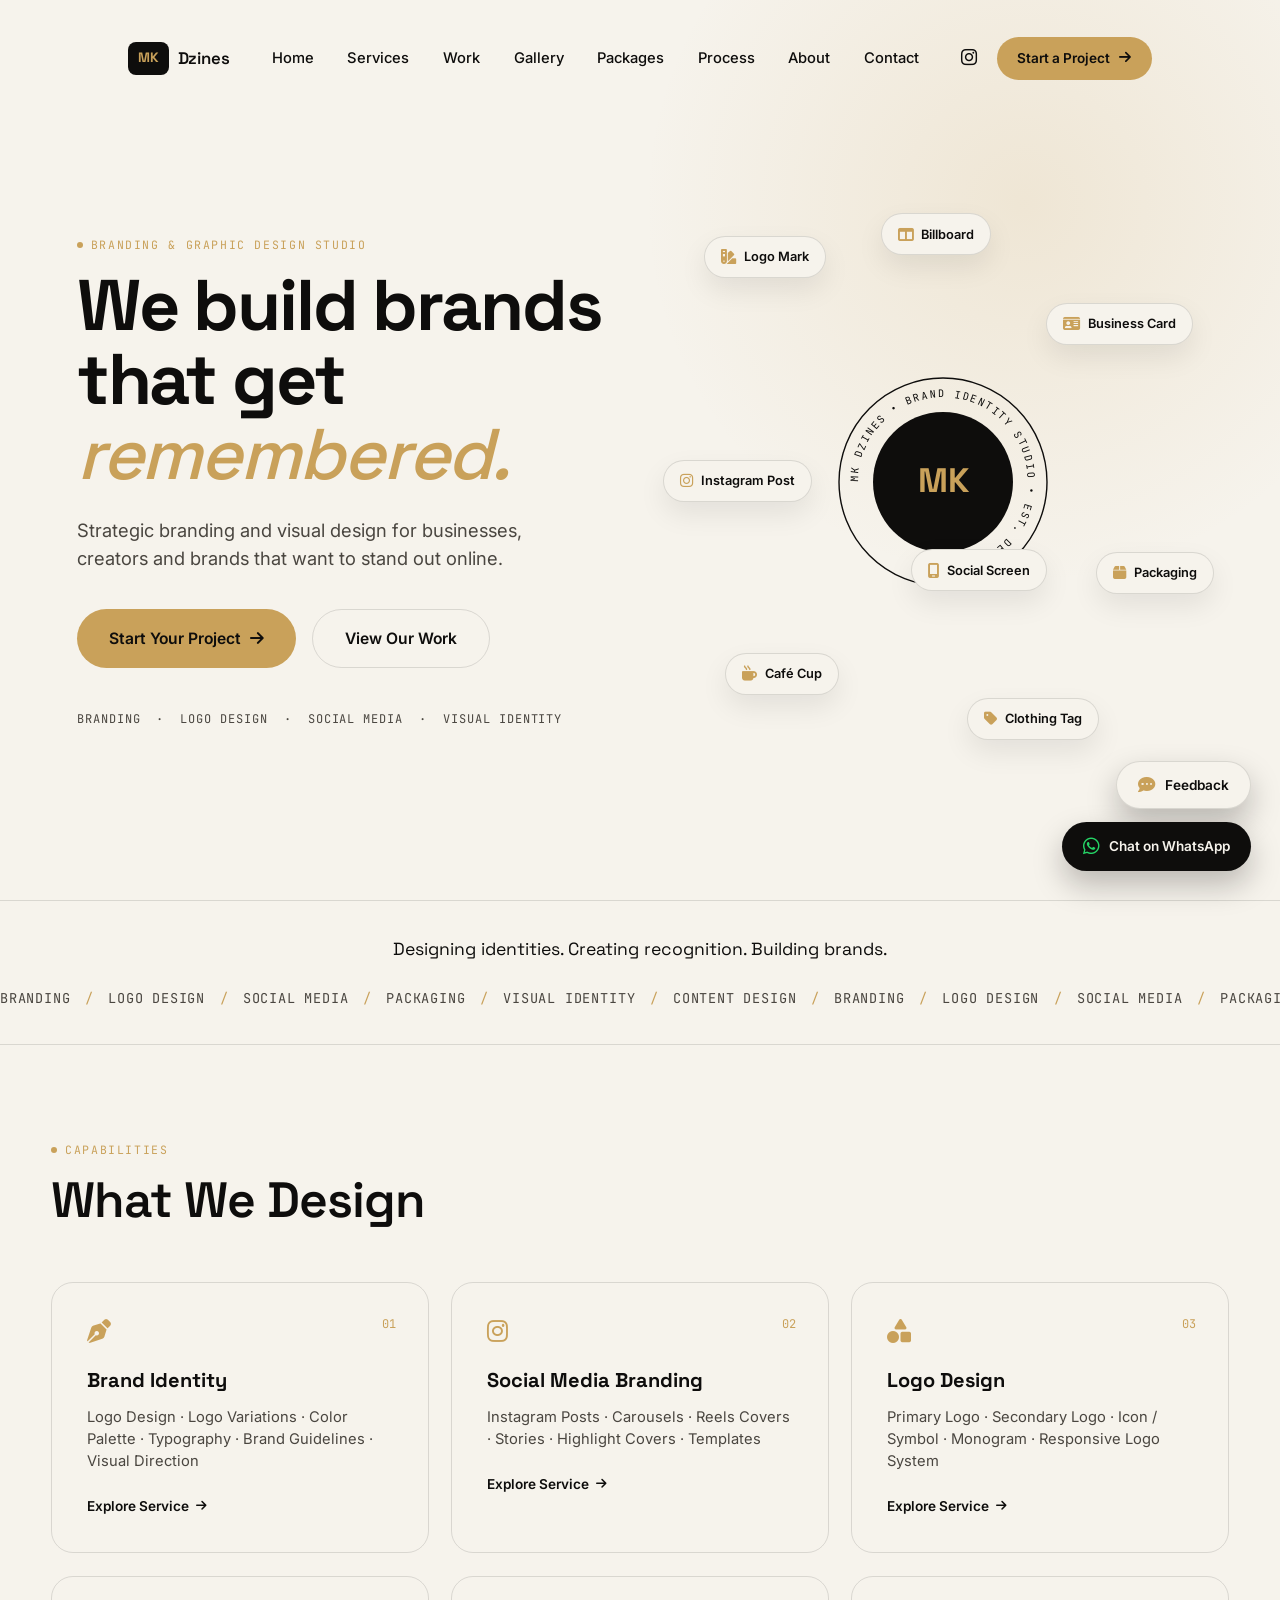
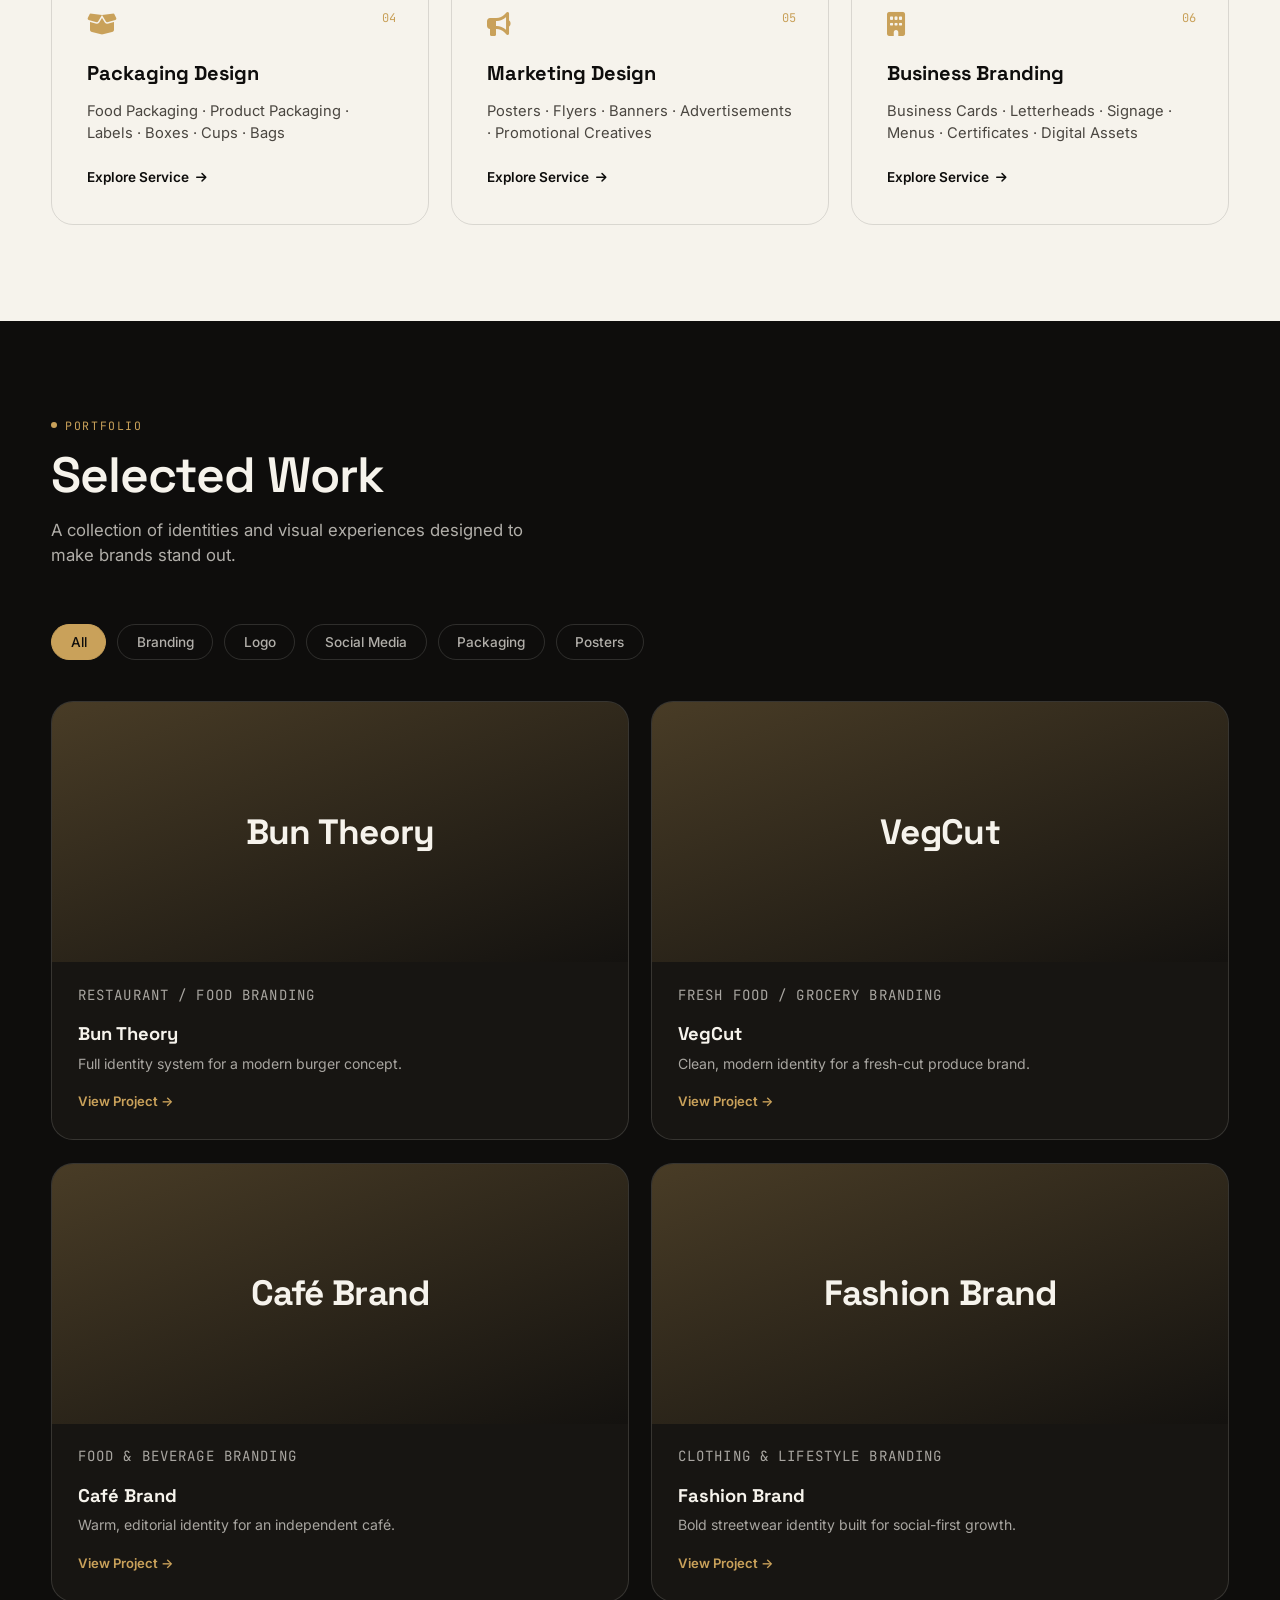
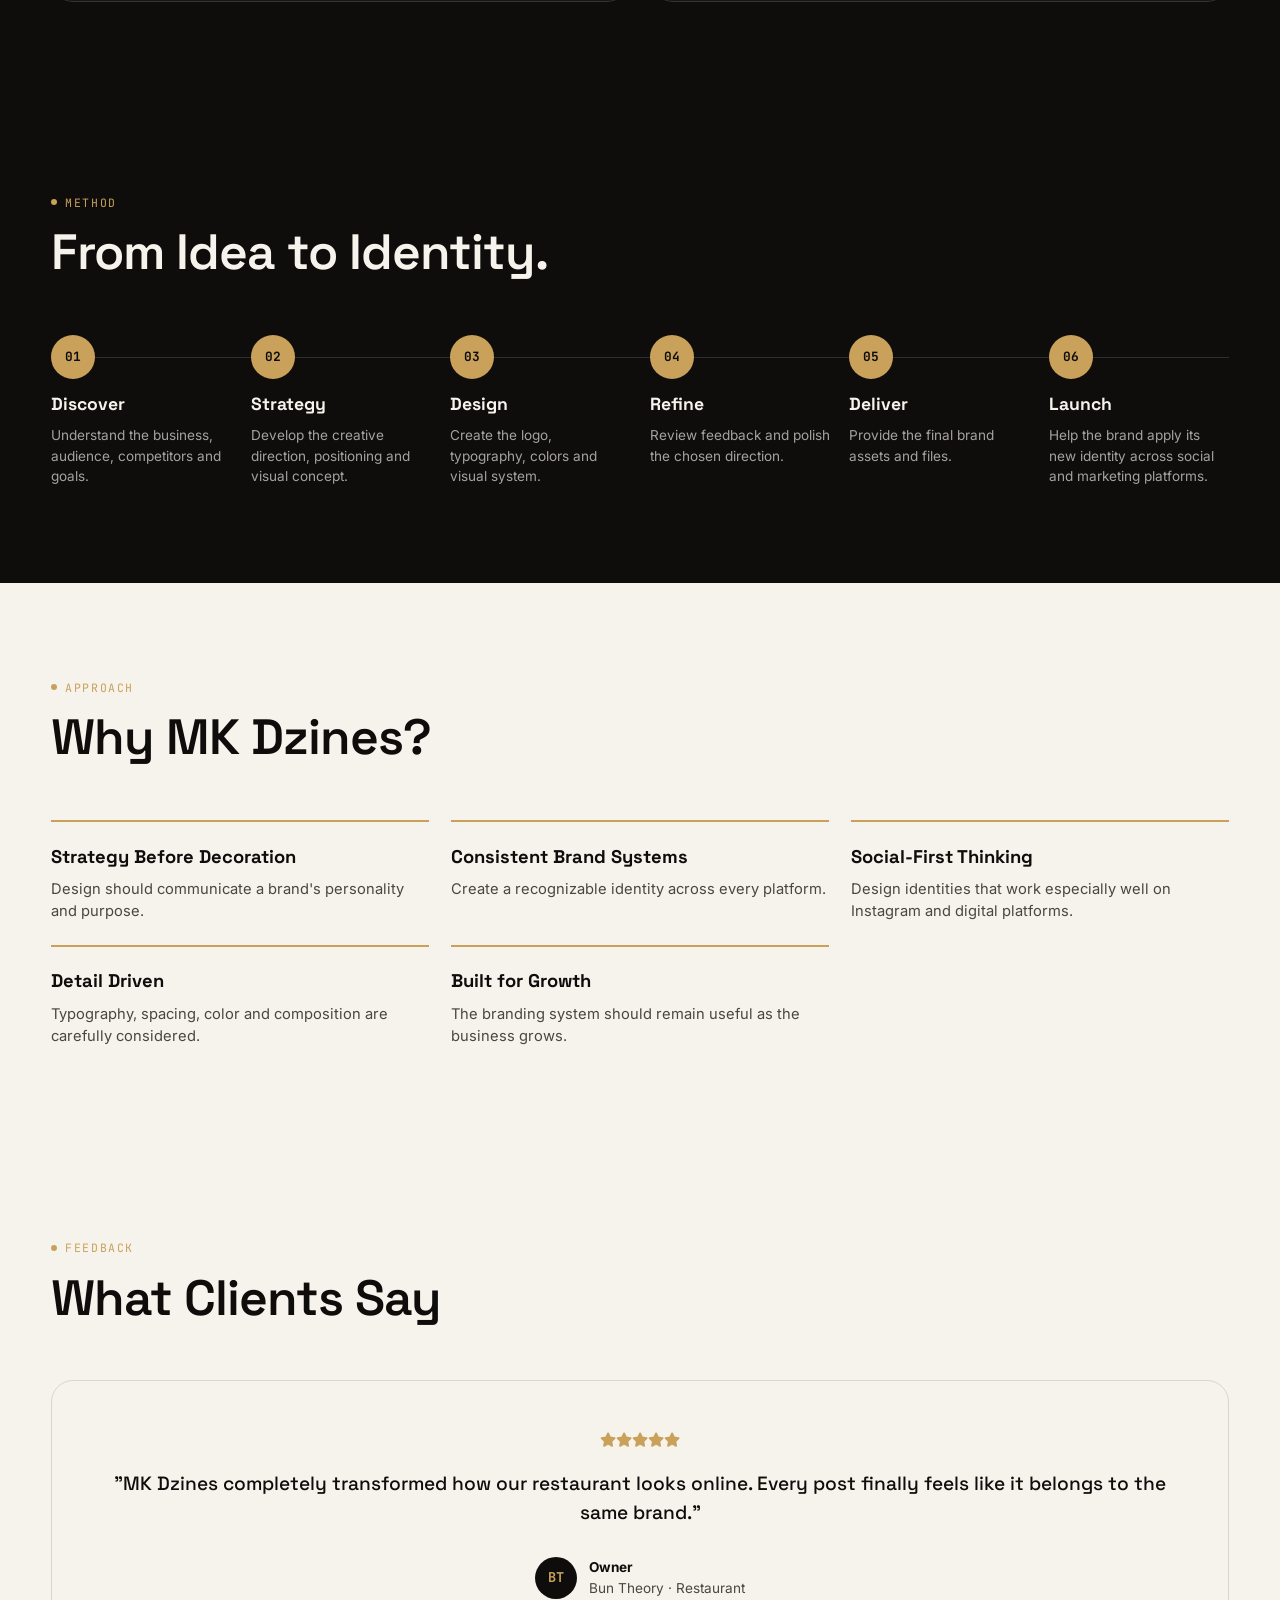
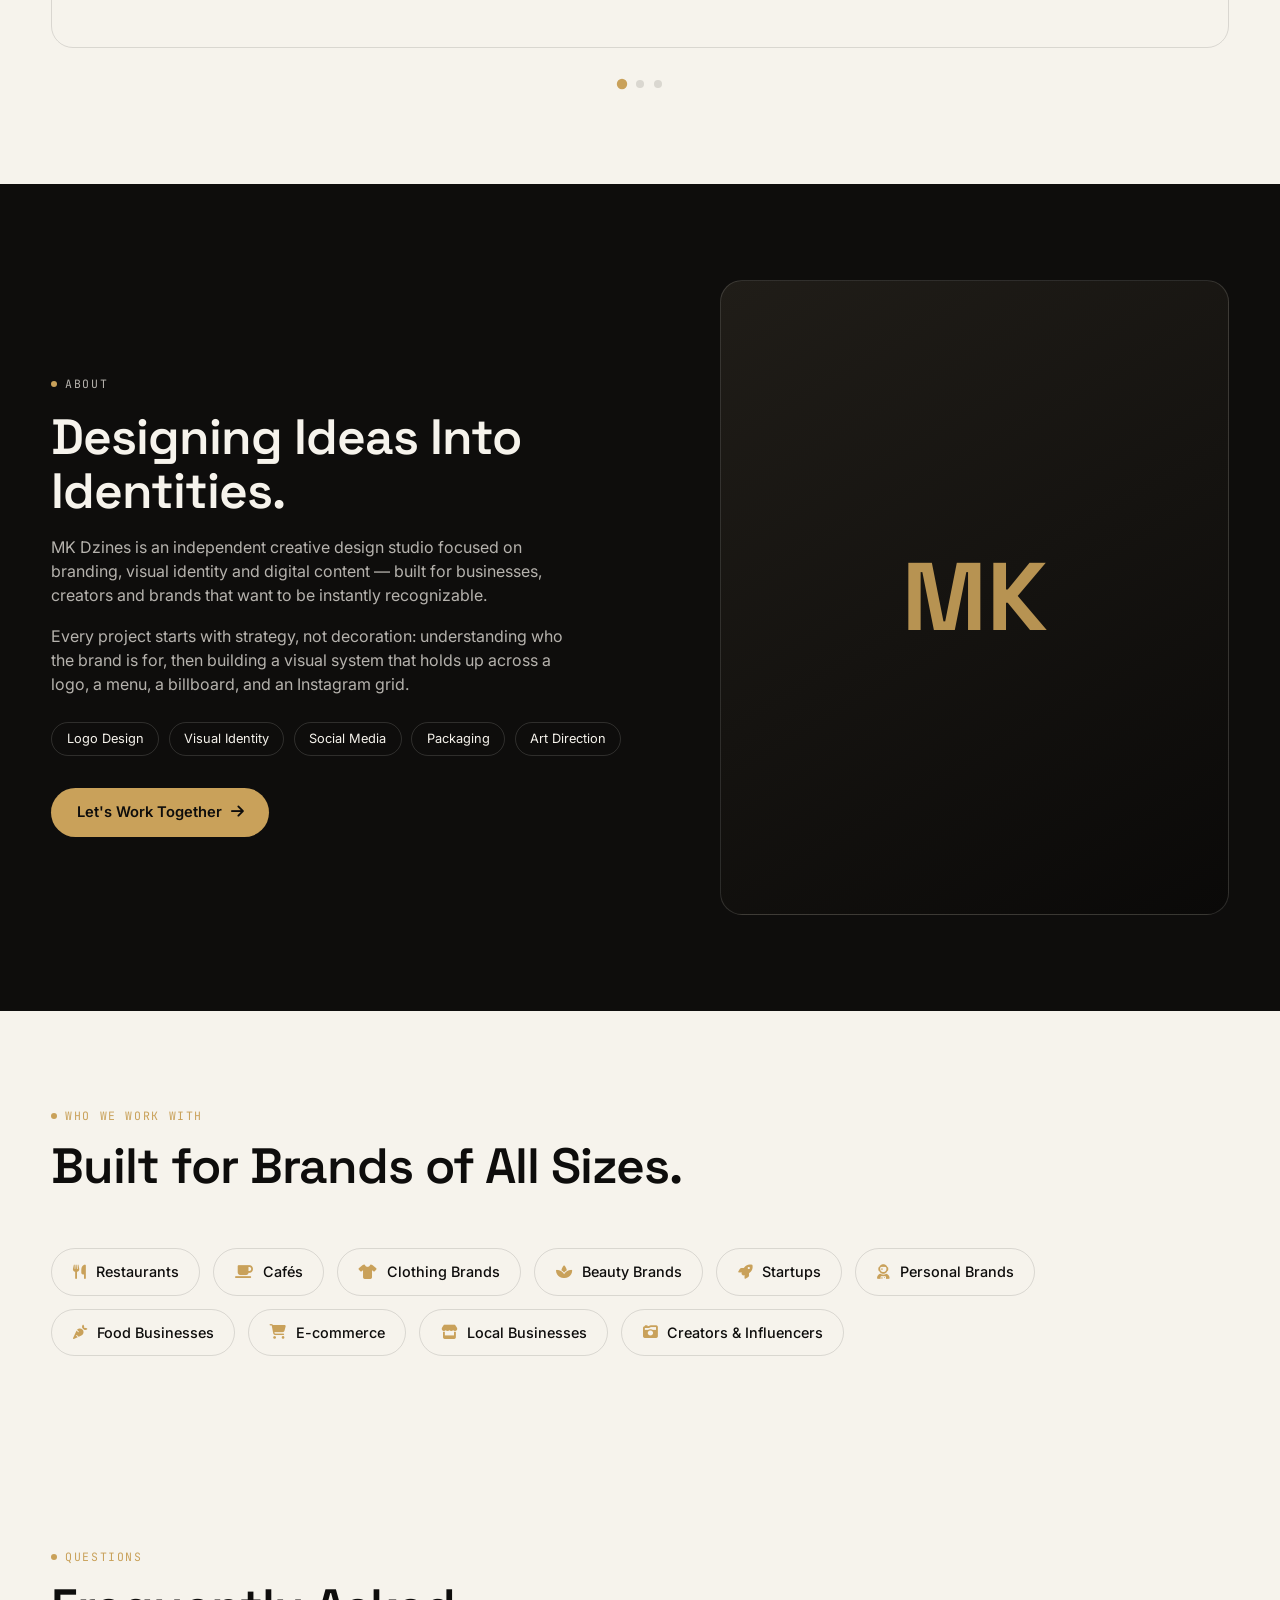
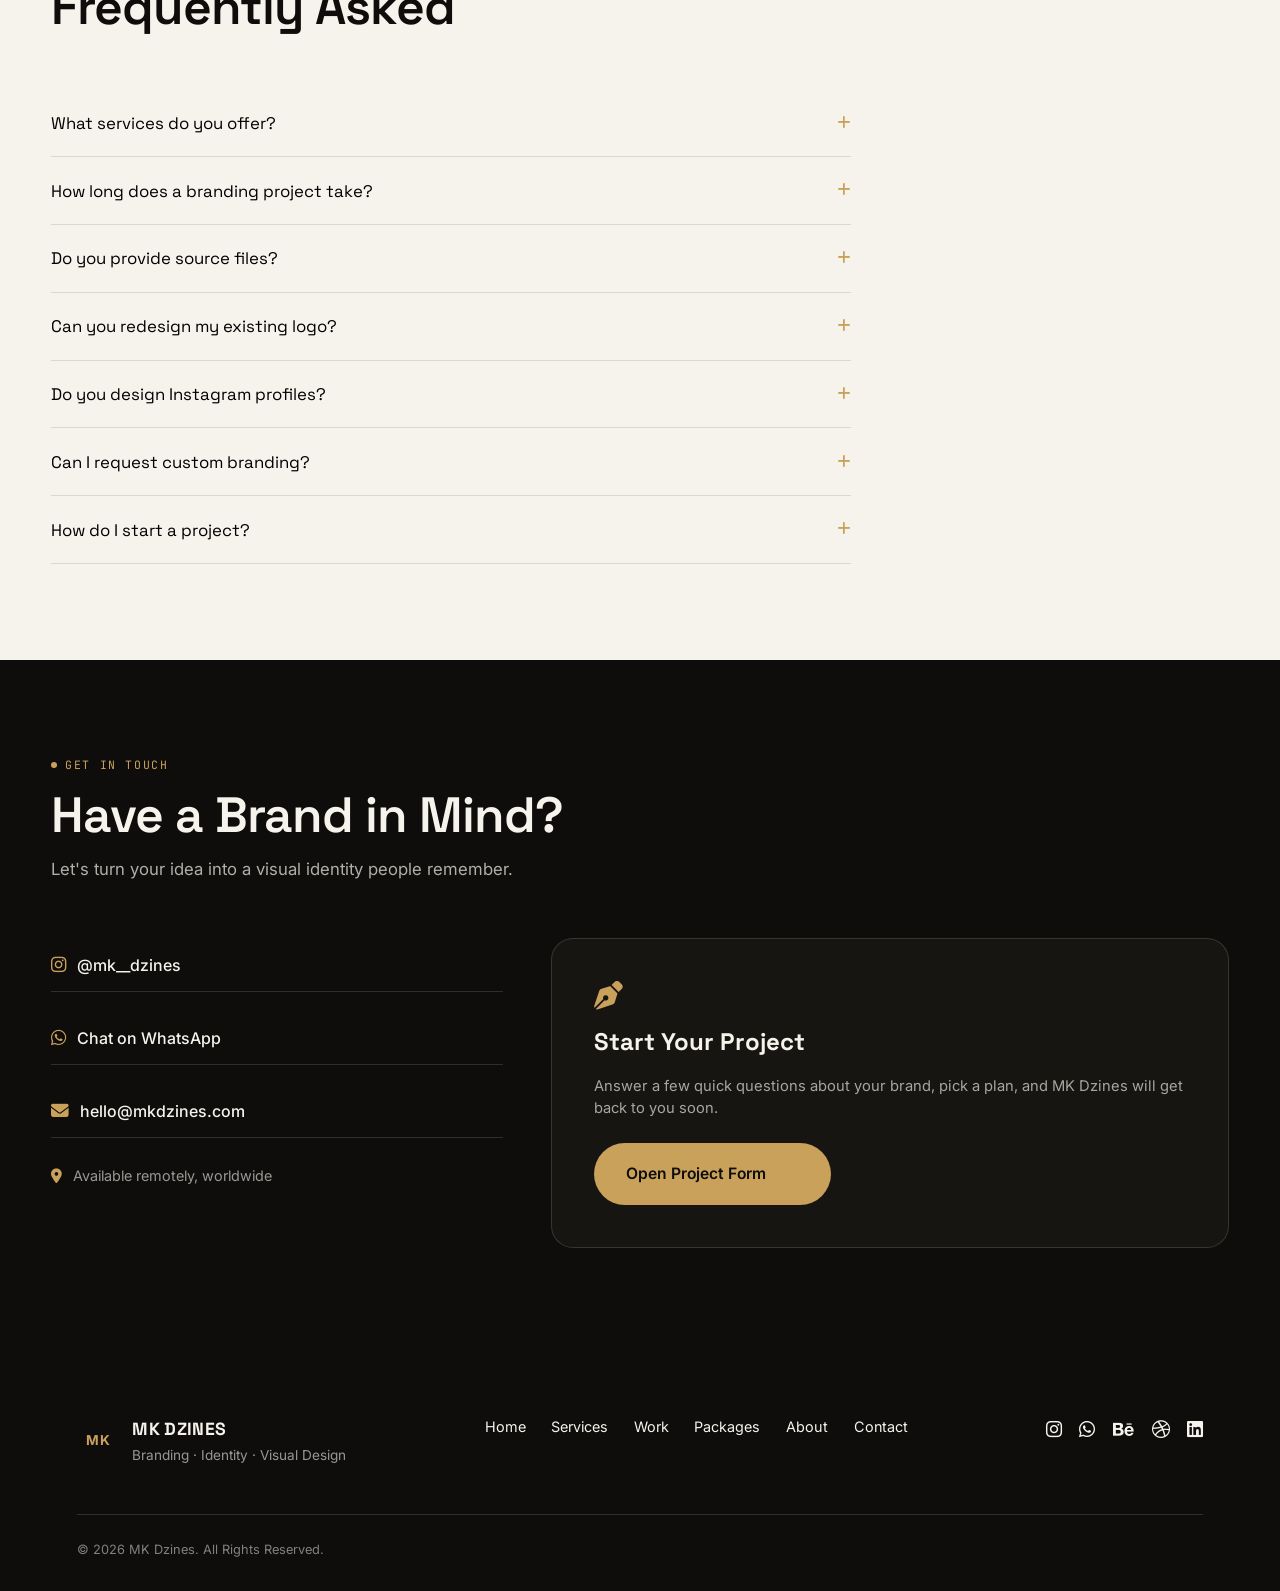
<file: index.html>
<!DOCTYPE html>
<html lang="en">
<head>
<meta charset="UTF-8">
<meta name="viewport" content="width=device-width, initial-scale=1.0">
<title>MK Dzines — Branding & Graphic Design Studio</title>
<meta name="description" content="MK Dzines creates professional brand identities, logo designs, social media branding and visual experiences for modern businesses and creators.">
<meta property="og:title" content="MK Dzines — Branding & Graphic Design Studio">
<meta property="og:description" content="Strategic branding and visual design for businesses, creators and brands that want to stand out online.">
<link rel="preconnect" href="https://fonts.googleapis.com">
<link rel="preconnect" href="https://fonts.gstatic.com" crossorigin>
<link href="https://fonts.googleapis.com/css2?family=Space+Grotesk:wght@400;500;600;700&family=Inter:wght@400;500;600;700&family=JetBrains+Mono:wght@400;500&display=swap" rel="stylesheet">
<link rel="stylesheet" href="https://cdnjs.cloudflare.com/ajax/libs/font-awesome/6.5.1/css/all.min.css">
<link rel="stylesheet" href="style.css">
<link rel="stylesheet" href="responsive.css">
</head>
<body>

<!-- ===== NAV ===== -->
<header class="site-header" id="siteHeader">
  <div class="nav-wrap">
    <a href="#home" class="logo">
      <span class="logo-mark">MK</span>
      <span class="logo-text">Dzines</span>
    </a>

    <nav class="nav-links" id="navLinks">
      <a href="#home">Home</a>
      <a href="#services">Services</a>
      <a href="#work">Work</a>
      <a href="gallery.html">Gallery</a>
      <a href="#packages">Packages</a>
      <a href="#process">Process</a>
      <a href="#about">About</a>
      <a href="#contact">Contact</a>
    </nav>

    <div class="nav-right">
      <a href="https://instagram.com/mk__dzines" target="_blank" rel="noopener" class="ig-icon" aria-label="Instagram">
        <i class="fa-brands fa-instagram"></i>
      </a>
      <a href="#" class="btn btn-gold nav-cta js-open-project">Start a Project <i class="fa-solid fa-arrow-right"></i></a>
      <button class="hamburger" id="hamburger" aria-label="Open menu" aria-expanded="false">
        <span></span><span></span><span></span>
      </button>
    </div>
  </div>
</header>

<!-- ===== MOBILE MENU ===== -->
<div class="mobile-menu" id="mobileMenu">
  <a href="#home">Home</a>
  <a href="#services">Services</a>
  <a href="#work">Work</a>
  <a href="gallery.html">Gallery</a>
  <a href="#packages">Packages</a>
  <a href="#process">Process</a>
  <a href="#about">About</a>
  <a href="#contact">Contact</a>
  <a href="#" class="btn btn-gold js-open-project" style="margin-top:1.5rem;">Start a Project</a>
  <a href="https://instagram.com/mk__dzines" target="_blank" rel="noopener" class="mobile-ig"><i class="fa-brands fa-instagram"></i> @mk__dzines</a>
</div>

<!-- ===== HERO ===== -->
<section class="hero" id="home">
  <div class="hero-inner">
    <p class="eyebrow"><span class="eyebrow-dot"></span>Branding &amp; Graphic Design Studio</p>
    <h1 class="hero-headline">We build brands<br>that get <span class="ital">remembered.</span></h1>
    <p class="hero-sub">Strategic branding and visual design for businesses, creators and brands that want to stand out online.</p>

    <div class="hero-ctas">
      <a href="#" class="btn btn-gold btn-lg js-open-project">Start Your Project <i class="fa-solid fa-arrow-right"></i></a>
      <a href="#work" class="btn btn-ghost btn-lg">View Our Work</a>
    </div>

    <p class="hero-credibility">Branding &nbsp;·&nbsp; Logo Design &nbsp;·&nbsp; Social Media &nbsp;·&nbsp; Visual Identity</p>
  </div>

  <div class="hero-stage" id="heroStage">
    <div class="stamp-wrap">
      <svg class="stamp" viewBox="0 0 220 220" id="stampSvg">
        <defs>
          <path id="stampCircle" d="M 110, 110 m -85, 0 a 85,85 0 1,1 170,0 a 85,85 0 1,1 -170,0"/>
        </defs>
        <circle cx="110" cy="110" r="104" class="stamp-ring-outer"/>
        <circle cx="110" cy="110" r="70" class="stamp-ring-inner"/>
        <text class="stamp-text">
          <textPath href="#stampCircle" startOffset="0%">MK DZINES • BRAND IDENTITY STUDIO • EST. DESIGN •</textPath>
        </text>
        <text x="110" y="120" text-anchor="middle" class="stamp-center">MK</text>
      </svg>
    </div>

    <div class="chip chip-1"><i class="fa-solid fa-swatchbook"></i><span>Logo Mark</span></div>
    <div class="chip chip-2"><i class="fa-solid fa-id-card"></i><span>Business Card</span></div>
    <div class="chip chip-3"><i class="fa-brands fa-instagram"></i><span>Instagram Post</span></div>
    <div class="chip chip-4"><i class="fa-solid fa-box"></i><span>Packaging</span></div>
    <div class="chip chip-5"><i class="fa-solid fa-mug-hot"></i><span>Café Cup</span></div>
    <div class="chip chip-6"><i class="fa-solid fa-tag"></i><span>Clothing Tag</span></div>
    <div class="chip chip-7"><i class="fa-solid fa-table-columns"></i><span>Billboard</span></div>
    <div class="chip chip-8"><i class="fa-solid fa-mobile-screen"></i><span>Social Screen</span></div>
  </div>
</section>

<!-- ===== TRUST STRIP ===== -->
<section class="trust-strip">
  <p class="trust-line">Designing identities. Creating recognition. Building brands.</p>
  <div class="marquee">
    <div class="marquee-track">
      <span>BRANDING</span><span class="dot">/</span><span>LOGO DESIGN</span><span class="dot">/</span><span>SOCIAL MEDIA</span><span class="dot">/</span><span>PACKAGING</span><span class="dot">/</span><span>VISUAL IDENTITY</span><span class="dot">/</span><span>CONTENT DESIGN</span><span class="dot">/</span>
      <span>BRANDING</span><span class="dot">/</span><span>LOGO DESIGN</span><span class="dot">/</span><span>SOCIAL MEDIA</span><span class="dot">/</span><span>PACKAGING</span><span class="dot">/</span><span>VISUAL IDENTITY</span><span class="dot">/</span><span>CONTENT DESIGN</span><span class="dot">/</span>
    </div>
  </div>
</section>

<!-- ===== SERVICES ===== -->
<section class="section" id="services">
  <div class="section-head">
    <p class="eyebrow"><span class="eyebrow-dot"></span>Capabilities</p>
    <h2 class="section-title">What We Design</h2>
  </div>

  <div class="services-grid">
    <div class="service-card">
      <span class="service-num">01</span>
      <i class="fa-solid fa-pen-nib service-icon"></i>
      <h3>Brand Identity</h3>
      <p>Logo Design · Logo Variations · Color Palette · Typography · Brand Guidelines · Visual Direction</p>
      <a href="#" class="service-link js-open-project">Explore Service <i class="fa-solid fa-arrow-right"></i></a>
    </div>
    <div class="service-card">
      <span class="service-num">02</span>
      <i class="fa-brands fa-instagram service-icon"></i>
      <h3>Social Media Branding</h3>
      <p>Instagram Posts · Carousels · Reels Covers · Stories · Highlight Covers · Templates</p>
      <a href="#" class="service-link js-open-project">Explore Service <i class="fa-solid fa-arrow-right"></i></a>
    </div>
    <div class="service-card">
      <span class="service-num">03</span>
      <i class="fa-solid fa-shapes service-icon"></i>
      <h3>Logo Design</h3>
      <p>Primary Logo · Secondary Logo · Icon / Symbol · Monogram · Responsive Logo System</p>
      <a href="#" class="service-link js-open-project">Explore Service <i class="fa-solid fa-arrow-right"></i></a>
    </div>
    <div class="service-card">
      <span class="service-num">04</span>
      <i class="fa-solid fa-box-open service-icon"></i>
      <h3>Packaging Design</h3>
      <p>Food Packaging · Product Packaging · Labels · Boxes · Cups · Bags</p>
      <a href="#" class="service-link js-open-project">Explore Service <i class="fa-solid fa-arrow-right"></i></a>
    </div>
    <div class="service-card">
      <span class="service-num">05</span>
      <i class="fa-solid fa-bullhorn service-icon"></i>
      <h3>Marketing Design</h3>
      <p>Posters · Flyers · Banners · Advertisements · Promotional Creatives</p>
      <a href="#" class="service-link js-open-project">Explore Service <i class="fa-solid fa-arrow-right"></i></a>
    </div>
    <div class="service-card">
      <span class="service-num">06</span>
      <i class="fa-solid fa-building service-icon"></i>
      <h3>Business Branding</h3>
      <p>Business Cards · Letterheads · Signage · Menus · Certificates · Digital Assets</p>
      <a href="#" class="service-link js-open-project">Explore Service <i class="fa-solid fa-arrow-right"></i></a>
    </div>
  </div>
</section>

<!-- ===== PORTFOLIO ===== -->
<section class="section section-dark" id="work">
  <div class="section-head">
    <p class="eyebrow"><span class="eyebrow-dot"></span>Portfolio</p>
    <h2 class="section-title">Selected Work</h2>
    <p class="section-sub">A collection of identities and visual experiences designed to make brands stand out.</p>
  </div>

  <div class="filter-row" id="filterRow">
    <button class="filter-btn active" data-filter="all">All</button>
    <button class="filter-btn" data-filter="branding">Branding</button>
    <button class="filter-btn" data-filter="logo">Logo</button>
    <button class="filter-btn" data-filter="social">Social Media</button>
    <button class="filter-btn" data-filter="packaging">Packaging</button>
    <button class="filter-btn" data-filter="posters">Posters</button>
  </div>

  <div class="portfolio-grid" id="portfolioGrid">
    <!-- injected by JS -->
  </div>
</section>

<script src="package.js"></script>

<!-- ===== PROCESS ===== -->
<section class="section section-dark" id="process">
  <div class="section-head">
    <p class="eyebrow"><span class="eyebrow-dot"></span>Method</p>
    <h2 class="section-title">From Idea to Identity.</h2>
  </div>

  <div class="process-timeline">
    <div class="process-step">
      <span class="process-num">01</span>
      <h3>Discover</h3>
      <p>Understand the business, audience, competitors and goals.</p>
    </div>
    <div class="process-step">
      <span class="process-num">02</span>
      <h3>Strategy</h3>
      <p>Develop the creative direction, positioning and visual concept.</p>
    </div>
    <div class="process-step">
      <span class="process-num">03</span>
      <h3>Design</h3>
      <p>Create the logo, typography, colors and visual system.</p>
    </div>
    <div class="process-step">
      <span class="process-num">04</span>
      <h3>Refine</h3>
      <p>Review feedback and polish the chosen direction.</p>
    </div>
    <div class="process-step">
      <span class="process-num">05</span>
      <h3>Deliver</h3>
      <p>Provide the final brand assets and files.</p>
    </div>
    <div class="process-step">
      <span class="process-num">06</span>
      <h3>Launch</h3>
      <p>Help the brand apply its new identity across social and marketing platforms.</p>
    </div>
  </div>
</section>

<!-- ===== WHY MK DZINES ===== -->
<section class="section" id="why">
  <div class="section-head">
    <p class="eyebrow"><span class="eyebrow-dot"></span>Approach</p>
    <h2 class="section-title">Why MK Dzines?</h2>
  </div>
  <div class="why-grid">
    <div class="why-item">
      <h3>Strategy Before Decoration</h3>
      <p>Design should communicate a brand's personality and purpose.</p>
    </div>
    <div class="why-item">
      <h3>Consistent Brand Systems</h3>
      <p>Create a recognizable identity across every platform.</p>
    </div>
    <div class="why-item">
      <h3>Social-First Thinking</h3>
      <p>Design identities that work especially well on Instagram and digital platforms.</p>
    </div>
    <div class="why-item">
      <h3>Detail Driven</h3>
      <p>Typography, spacing, color and composition are carefully considered.</p>
    </div>
    <div class="why-item">
      <h3>Built for Growth</h3>
      <p>The branding system should remain useful as the business grows.</p>
    </div>
  </div>
</section>

<!-- ===== INSTAGRAM ===== 
<section class="section section-dark" id="instagram">
  <div class="section-head">
    <p class="eyebrow"><span class="eyebrow-dot"></span>@mk__dzines</p>
    <h2 class="section-title">See More on Instagram</h2>
  </div>
  <div class="ig-grid" id="igGrid"></div>
  <div class="ig-cta-wrap">
    <a href="https://instagram.com/mk__dzines" target="_blank" rel="noopener" class="btn btn-gold">Follow on Instagram <i class="fa-brands fa-instagram"></i></a>
  </div>
</section>. -->

<!-- ===== TESTIMONIALS ===== -->
<section class="section" id="testimonials">
  <div class="section-head">
    <p class="eyebrow"><span class="eyebrow-dot"></span>Feedback</p>
    <h2 class="section-title">What Clients Say</h2>
  </div>

  <div class="testimonial-slider" id="testimonialSlider">
    <div class="testimonial-track" id="testimonialTrack">
      <div class="testimonial-card">
        <div class="stars"><i class="fa-solid fa-star"></i><i class="fa-solid fa-star"></i><i class="fa-solid fa-star"></i><i class="fa-solid fa-star"></i><i class="fa-solid fa-star"></i></div>
        <p>"MK Dzines completely transformed how our restaurant looks online. Every post finally feels like it belongs to the same brand."</p>
        <div class="testimonial-author">
          <div class="author-avatar">BT</div>
          <div><strong>Owner</strong><span>Bun Theory · Restaurant</span></div>
        </div>
      </div>
      <div class="testimonial-card">
        <div class="stars"><i class="fa-solid fa-star"></i><i class="fa-solid fa-star"></i><i class="fa-solid fa-star"></i><i class="fa-solid fa-star"></i><i class="fa-solid fa-star"></i></div>
        <p>"The logo system and packaging they designed made us look ten times more premium than we actually paid for."</p>
        <div class="testimonial-author">
          <div class="author-avatar">VC</div>
          <div><strong>Founder</strong><span>VegCut · Fresh Food</span></div>
        </div>
      </div>
      <div class="testimonial-card">
        <div class="stars"><i class="fa-solid fa-star"></i><i class="fa-solid fa-star"></i><i class="fa-solid fa-star"></i><i class="fa-solid fa-star"></i><i class="fa-solid fa-star"></i></div>
        <p>"Fast, clear communication and a final identity that actually matched our vision — not a generic template."</p>
        <div class="testimonial-author">
          <div class="author-avatar">CB</div>
          <div><strong>Founder</strong><span>Café Brand · F&amp;B</span></div>
        </div>
      </div>
    </div>
  </div>
  <div class="slider-dots" id="sliderDots"></div>
</section>

<!-- ===== ABOUT ===== -->
<section class="section section-dark" id="about">
  <div class="about-grid">
    <div class="about-copy">
      <p class="eyebrow"><span class="eyebrow-dot"></span>About</p>
      <h2 class="section-title">Designing Ideas Into Identities.</h2>
      <p>MK Dzines is an independent creative design studio focused on branding, visual identity and digital content — built for businesses, creators and brands that want to be instantly recognizable.</p>
      <p>Every project starts with strategy, not decoration: understanding who the brand is for, then building a visual system that holds up across a logo, a menu, a billboard, and an Instagram grid.</p>
      <div class="about-tags">
        <span>Logo Design</span><span>Visual Identity</span><span>Social Media</span><span>Packaging</span><span>Art Direction</span>
      </div>
      <a href="#" class="btn btn-gold js-open-project">Let's Work Together <i class="fa-solid fa-arrow-right"></i></a>
    </div>
    <div class="about-visual">
      <div class="about-frame">
        <span class="about-frame-mark">MK</span>
      </div>
    </div>
  </div>
</section>

<!-- ===== INDUSTRIES ===== -->
<section class="section" id="industries">
  <div class="section-head">
    <p class="eyebrow"><span class="eyebrow-dot"></span>Who We Work With</p>
    <h2 class="section-title">Built for Brands of All Sizes.</h2>
  </div>
  <div class="industries-grid">
    <div class="industry-chip"><i class="fa-solid fa-utensils"></i>Restaurants</div>
    <div class="industry-chip"><i class="fa-solid fa-mug-saucer"></i>Cafés</div>
    <div class="industry-chip"><i class="fa-solid fa-shirt"></i>Clothing Brands</div>
    <div class="industry-chip"><i class="fa-solid fa-spa"></i>Beauty Brands</div>
    <div class="industry-chip"><i class="fa-solid fa-rocket"></i>Startups</div>
    <div class="industry-chip"><i class="fa-solid fa-user-astronaut"></i>Personal Brands</div>
    <div class="industry-chip"><i class="fa-solid fa-carrot"></i>Food Businesses</div>
    <div class="industry-chip"><i class="fa-solid fa-cart-shopping"></i>E-commerce</div>
    <div class="industry-chip"><i class="fa-solid fa-store"></i>Local Businesses</div>
    <div class="industry-chip"><i class="fa-solid fa-camera-retro"></i>Creators &amp; Influencers</div>
  </div>
</section>

<!-- ===== FAQ ===== -->
<section class="section" id="faq">
  <div class="section-head">
    <p class="eyebrow"><span class="eyebrow-dot"></span>Questions</p>
    <h2 class="section-title">Frequently Asked</h2>
  </div>
  <div class="faq-list" id="faqList">
    <div class="faq-item">
      <button class="faq-q">What services do you offer? <i class="fa-solid fa-plus"></i></button>
      <div class="faq-a"><p>Branding, logo design, social media design, packaging, marketing creatives and complete visual identity systems.</p></div>
    </div>
    <div class="faq-item">
      <button class="faq-q">How long does a branding project take? <i class="fa-solid fa-plus"></i></button>
      <div class="faq-a"><p>Most Starter projects take 1–2 weeks, Professional 2–3 weeks, and Premium 3–5 weeks depending on scope and feedback rounds.</p></div>
    </div>
    <div class="faq-item">
      <button class="faq-q">Do you provide source files? <i class="fa-solid fa-plus"></i></button>
      <div class="faq-a"><p>Yes — the files delivered depend on your package. Starter includes final exports; Professional and Premium include editable source files.</p></div>
    </div>
    <div class="faq-item">
      <button class="faq-q">Can you redesign my existing logo? <i class="fa-solid fa-plus"></i></button>
      <div class="faq-a"><p>Yes, rebranding and logo refreshes are a core part of what MK Dzines offers.</p></div>
    </div>
    <div class="faq-item">
      <button class="faq-q">Do you design Instagram profiles? <i class="fa-solid fa-plus"></i></button>
      <div class="faq-a"><p>Yes. This includes your profile picture, highlight covers, post templates and overall visual direction.</p></div>
    </div>
    <div class="faq-item">
      <button class="faq-q">Can I request custom branding? <i class="fa-solid fa-plus"></i></button>
      <div class="faq-a"><p>Yes — get in touch for a custom package built around your specific needs.</p></div>
    </div>
    <div class="faq-item">
      <button class="faq-q">How do I start a project? <i class="fa-solid fa-plus"></i></button>
      <div class="faq-a"><p>Click "Start a Project" anywhere on the site to open the quick inquiry form — MK Dzines will get back to you soon.</p></div>
    </div>
  </div>
</section>

<!-- ===== CONTACT / INQUIRY ===== -->
<section class="section section-dark" id="contact">
  <div class="section-head">
    <p class="eyebrow"><span class="eyebrow-dot"></span>Get in Touch</p>
    <h2 class="section-title">Have a Brand in Mind?</h2>
    <p class="section-sub">Let's turn your idea into a visual identity people remember.</p>
  </div>

  <div class="contact-grid">
    <div class="contact-info">
      <a href="https://instagram.com/mk__dzines" target="_blank" rel="noopener" class="contact-link"><i class="fa-brands fa-instagram"></i> @mk__dzines</a>
      <a href="https://wa.me/0000000000?text=Hi%20MK%20Dzines%2C%20I%27m%20interested%20in%20your%20branding%20services." target="_blank" rel="noopener" class="contact-link"><i class="fa-brands fa-whatsapp"></i> Chat on WhatsApp</a>
      <a href="mailto:hello@mkdzines.com" class="contact-link"><i class="fa-solid fa-envelope"></i> hello@mkdzines.com</a>
      <p class="contact-remote"><i class="fa-solid fa-location-dot"></i> Available remotely, worldwide</p>
    </div>

    <div class="contact-cta-card">
      <i class="fa-solid fa-pen-nib"></i>
      <h3>Start Your Project</h3>
      <p>Answer a few quick questions about your brand, pick a plan, and MK Dzines will get back to you soon.</p>
      <button type="button" class="btn btn-gold btn-lg js-open-project">Open Project Form <i class="fa-solid fa-arrow-right"></i></button>
    </div>
  </div>
</section>

<!-- ===== FOOTER ===== -->
<footer class="footer">
  <div class="footer-top">
    <div class="footer-brand">
      <span class="logo-mark">MK</span>
      <div>
        <h3>MK DZINES</h3>
        <p>Branding · Identity · Visual Design</p>
      </div>
    </div>
    <nav class="footer-nav">
      <a href="#home">Home</a>
      <a href="#services">Services</a>
      <a href="#work">Work</a>
      <a href="#packages">Packages</a>
      <a href="#about">About</a>
      <a href="#contact">Contact</a>
    </nav>
    <div class="footer-social">
      <a href="https://instagram.com/mk__dzines" target="_blank" rel="noopener" aria-label="Instagram"><i class="fa-brands fa-instagram"></i></a>
      <a href="#" target="_blank" rel="noopener" aria-label="WhatsApp"><i class="fa-brands fa-whatsapp"></i></a>
      <a href="#" target="_blank" rel="noopener" aria-label="Behance"><i class="fa-brands fa-behance"></i></a>
      <a href="#" target="_blank" rel="noopener" aria-label="Dribbble"><i class="fa-brands fa-dribbble"></i></a>
      <a href="#" target="_blank" rel="noopener" aria-label="LinkedIn"><i class="fa-brands fa-linkedin"></i></a>
    </div>
  </div>
  <p class="footer-bottom">© 2026 MK Dzines. All Rights Reserved.</p>
</footer>

<!-- ===== FLOATING ACTION BUTTONS ===== -->
<div class="float-stack">
  <button type="button" class="float-btn feedback-float" id="feedbackFloatBtn">
    <i class="fa-solid fa-comment-dots"></i>
    <span>Feedback</span>
  </button>
  <a href="https://wa.me/0000000000?text=Hi%20MK%20Dzines%2C%20I%27m%20interested%20in%20your%20branding%20services." target="_blank" rel="noopener" class="float-btn whatsapp-float">
    <i class="fa-brands fa-whatsapp"></i>
    <span>Chat on WhatsApp</span>
  </a>
</div>

<!-- ===== CASE STUDY MODAL ===== -->
<div class="modal-overlay" id="modalOverlay">
  <div class="modal-box" id="modalBox">
    <button class="modal-close" id="modalClose" aria-label="Close"><i class="fa-solid fa-xmark"></i></button>
    <div id="modalContent"></div>
  </div>
</div>

<!-- ===== PAYMENT MODAL ===== -->
<div class="modal-overlay" id="paymentOverlay">
  <div class="modal-box payment-box" id="paymentBox">
    <button class="modal-close" id="paymentClose" aria-label="Close"><i class="fa-solid fa-xmark"></i></button>
    <p class="modal-eyebrow">Secure Payment</p>
    <h2 id="paymentPkgName">Professional Package</h2>
    <p class="payment-amount">₹<span id="paymentAmount">9,999</span> <span class="payment-note">starting from</span></p>
    <p class="payment-desc" id="paymentDesc">Scan the QR code with any UPI app to pay, or use the bank details below. Add your name and package as the payment note so we can confirm it quickly.</p>

    <div class="payment-grid">
      <div class="payment-qr-wrap">
        <img id="paymentQR" alt="Payment QR code" width="200" height="200">
        <p class="qr-caption">Scan to pay via UPI</p>
      </div>
      <div class="payment-details">
        <div class="payment-row"><strong>UPI ID</strong><span>mkdzines@upi</span></div>
        <div class="payment-row"><strong>Account Name</strong><span>MK Dzines</span></div>
        <div class="payment-row"><strong>Bank</strong><span>Add bank name</span></div>
        <div class="payment-row"><strong>Account No.</strong><span>XXXX XXXX XXXX</span></div>
        <div class="payment-row"><strong>IFSC</strong><span>ADD0IFSC</span></div>
        <p class="payment-hint"><i class="fa-solid fa-circle-info"></i> Replace these placeholder details with your real UPI ID and bank account before going live.</p>
      </div>
    </div>

    <a href="#" id="paymentConfirmBtn" target="_blank" rel="noopener" class="btn btn-gold payment-confirm">I've Paid — Confirm on WhatsApp <i class="fa-brands fa-whatsapp"></i></a>
  </div>
</div>

<!-- ===== PROJECT INQUIRY MODAL ===== -->
<div class="modal-overlay" id="projectOverlay">
  <div class="modal-box project-modal-box" id="projectBox">
    <button class="modal-close" id="projectClose" aria-label="Close"><i class="fa-solid fa-xmark"></i></button>
    <p class="modal-eyebrow">Start a Project</p>
    <h2>Tell Us About Your Brand</h2>

    <form class="inquiry-form" id="inquiryForm">
      <div class="form-progress">
        <span class="form-step-dot active" data-step="1">1</span>
        <span class="form-step-line"></span>
        <span class="form-step-dot" data-step="2">2</span>
        <span class="form-step-line"></span>
        <span class="form-step-dot" data-step="3">3</span>
        <span class="form-step-line"></span>
        <span class="form-step-dot" data-step="4">4</span>
      </div>

      <div class="form-step active" data-step="1">
        <h3>About You</h3>
        <input type="text" placeholder="Name" required>
        <input type="email" placeholder="Email" required>
        <input type="tel" placeholder="WhatsApp Number" required>
        <input type="text" placeholder="Business / Brand Name">
        <button type="button" class="btn btn-gold form-next">Next <i class="fa-solid fa-arrow-right"></i></button>
      </div>

      <div class="form-step" data-step="2">
        <h3>Project Type</h3>
        <select required>
          <option value="" disabled selected>What do you need?</option>
          <option>Logo Design</option>
          <option>Complete Branding</option>
          <option>Social Media Branding</option>
          <option>Packaging</option>
          <option>Poster / Marketing Design</option>
          <option>Rebranding</option>
          <option>Other</option>
        </select>
        <div class="form-row">
          <button type="button" class="btn btn-ghost form-back">Back</button>
          <button type="button" class="btn btn-gold form-next">Next <i class="fa-solid fa-arrow-right"></i></button>
        </div>
      </div>

      <div class="form-step" data-step="3">
        <h3>Choose Your Plan</h3>
        <p class="budget-hint">Pick the package closest to your budget — you can always adjust later.</p>
        <div class="budget-options" id="budgetOptions">
          <label class="budget-card" data-pkg="starter">
            <input type="radio" name="budget" value="starter" required>
            <span class="budget-card-top">
              <span class="budget-card-name">Starter</span>
              <span class="budget-card-price">₹4,999</span>
            </span>
            <span class="budget-card-desc">Logo, palette, typography &amp; basic brand assets</span>
          </label>
          <label class="budget-card" data-pkg="professional">
            <input type="radio" name="budget" value="professional" required>
            <span class="budget-card-top">
              <span class="budget-card-name">Professional</span>
              <span class="budget-card-price">₹9,999</span>
            </span>
            <span class="budget-card-desc">Everything in Starter + guidelines, business card &amp; social templates</span>
          </label>
          <label class="budget-card" data-pkg="premium">
            <input type="radio" name="budget" value="premium" required>
            <span class="budget-card-top">
              <span class="budget-card-name">Premium</span>
              <span class="budget-card-price">₹17,999</span>
            </span>
            <span class="budget-card-desc">Complete brand system, packaging &amp; marketing materials</span>
          </label>
          <label class="budget-card" data-pkg="custom">
            <input type="radio" name="budget" value="custom" required>
            <span class="budget-card-top">
              <span class="budget-card-name">Custom</span>
              <span class="budget-card-price">Let's talk</span>
            </span>
            <span class="budget-card-desc">Not sure yet — we'll suggest a plan for you</span>
          </label>
        </div>
        <p class="budget-error" id="budgetError">Please select a plan to continue.</p>
        <div class="form-row">
          <button type="button" class="btn btn-ghost form-back">Back</button>
          <button type="button" class="btn btn-gold form-next">Next <i class="fa-solid fa-arrow-right"></i></button>
        </div>
      </div>

      <div class="form-step" data-step="4">
        <h3>Project Details</h3>
        <textarea rows="4" placeholder="Tell us about your brand and what you need."></textarea>
        <input type="text" placeholder="Website or Instagram (optional)">
        <div class="form-row">
          <button type="button" class="btn btn-ghost form-back">Back</button>
          <button type="submit" class="btn btn-gold">Submit Project Inquiry <i class="fa-solid fa-arrow-right"></i></button>
        </div>
      </div>

      <div class="form-success" id="formSuccess">
        <i class="fa-solid fa-circle-check"></i>
        <h3>Thanks! Your project inquiry has been received.</h3>
        <p>MK Dzines will get back to you soon.</p>
        <div class="form-success-plan" id="formSuccessPlan"></div>
      </div>
    </form>
  </div>
</div>

<!-- ===== FEEDBACK MODAL ===== -->
<div class="modal-overlay" id="feedbackOverlay">
  <div class="modal-box feedback-box" id="feedbackBox">
    <button class="modal-close" id="feedbackClose" aria-label="Close"><i class="fa-solid fa-xmark"></i></button>
    <div id="feedbackFormWrap">
      <p class="modal-eyebrow">Feedback</p>
      <h2>How are we doing?</h2>
      <p class="section-sub" style="margin-bottom:1.6rem;">Tell us about your experience with MK Dzines — good or bad, it helps.</p>
      <form id="feedbackForm">
        <div class="star-rating" id="starRating">
          <i class="fa-regular fa-star" data-value="1"></i>
          <i class="fa-regular fa-star" data-value="2"></i>
          <i class="fa-regular fa-star" data-value="3"></i>
          <i class="fa-regular fa-star" data-value="4"></i>
          <i class="fa-regular fa-star" data-value="5"></i>
        </div>
        <input type="text" placeholder="Your name" required>
        <textarea rows="4" placeholder="Share your feedback" required></textarea>
        <button type="submit" class="btn btn-gold">Send Feedback <i class="fa-solid fa-arrow-right"></i></button>
      </form>
    </div>
    <div class="form-success" id="feedbackSuccess">
      <i class="fa-solid fa-circle-check"></i>
      <h3>Thank you for your feedback!</h3>
      <p>MK Dzines really appreciates you taking the time.</p>
    </div>
  </div>
</div>

<script src="script.js"></script>
</body>
</html>
</file>
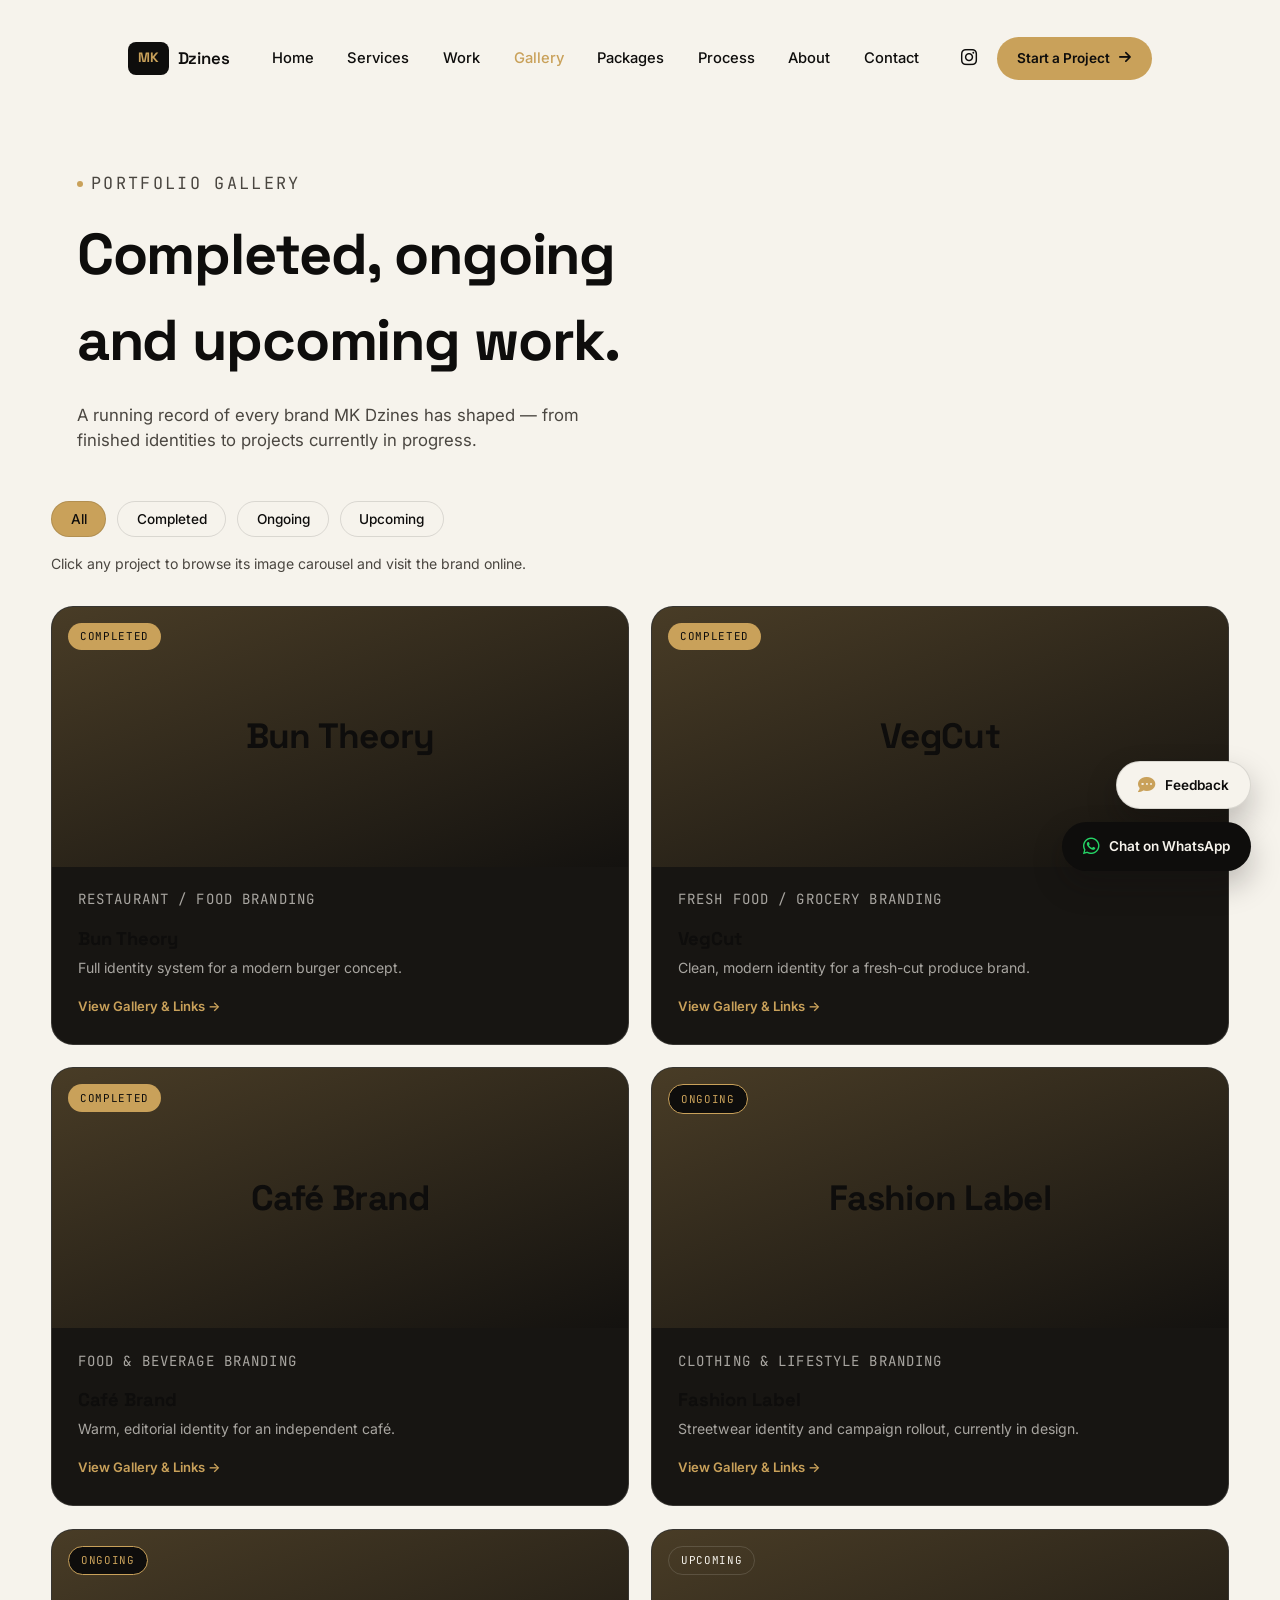
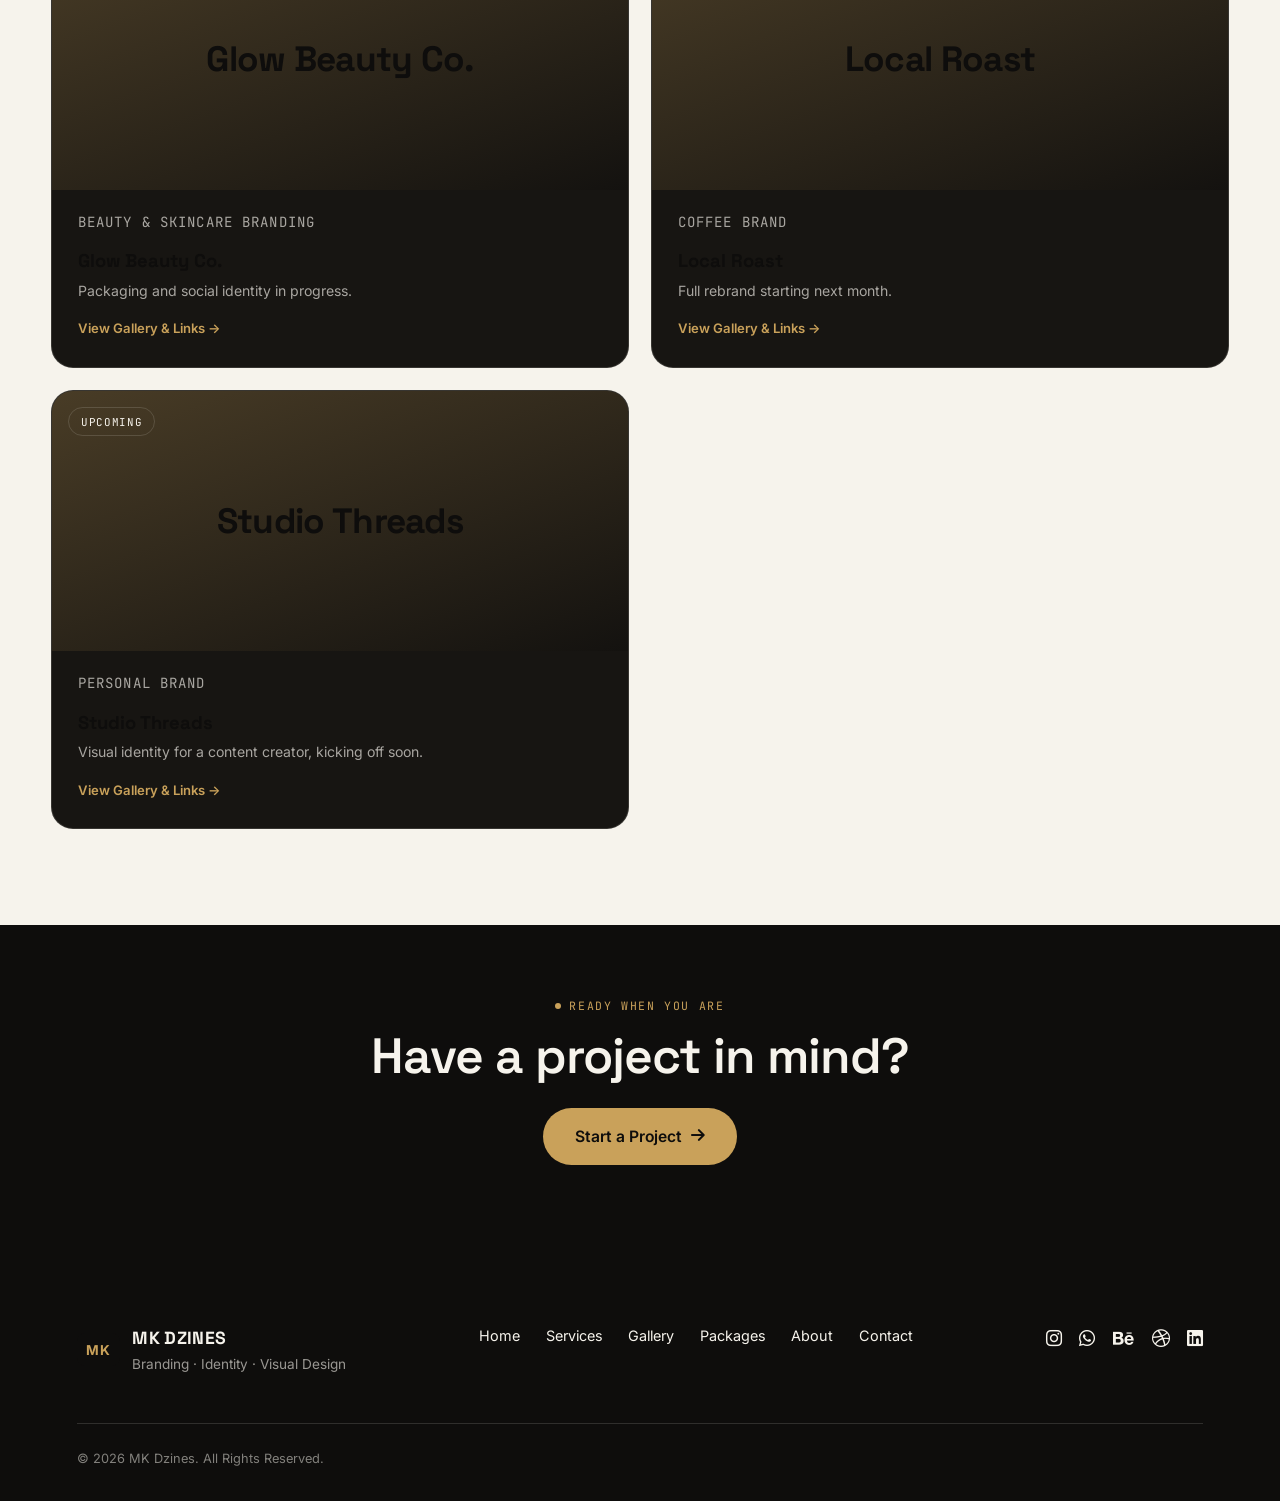
<file: gallery.html>
<!DOCTYPE html>
<html lang="en">
<head>
<meta charset="UTF-8">
<meta name="viewport" content="width=device-width, initial-scale=1.0">
<title>Gallery — MK Dzines</title>
<meta name="description" content="Browse completed, ongoing and upcoming branding projects by MK Dzines.">
<link rel="preconnect" href="https://fonts.googleapis.com">
<link rel="preconnect" href="https://fonts.gstatic.com" crossorigin>
<link href="https://fonts.googleapis.com/css2?family=Space+Grotesk:wght@400;500;600;700&family=Inter:wght@400;500;600;700&family=JetBrains+Mono:wght@400;500&display=swap" rel="stylesheet">
<link rel="stylesheet" href="https://cdnjs.cloudflare.com/ajax/libs/font-awesome/6.5.1/css/all.min.css">
<link rel="stylesheet" href="style.css">
<link rel="stylesheet" href="responsive.css">
</head>
<body>

<!-- ===== NAV ===== -->
<header class="site-header scrolled" id="siteHeader">
  <div class="nav-wrap">
    <a href="index.html" class="logo">
      <span class="logo-mark">MK</span>
      <span class="logo-text">Dzines</span>
    </a>

    <nav class="nav-links" id="navLinks">
      <a href="index.html#home">Home</a>
      <a href="index.html#services">Services</a>
      <a href="index.html#work">Work</a>
      <a href="gallery.html" style="color:var(--gold);">Gallery</a>
      <a href="index.html#packages">Packages</a>
      <a href="index.html#process">Process</a>
      <a href="index.html#about">About</a>
      <a href="index.html#contact">Contact</a>
    </nav>

    <div class="nav-right">
      <a href="https://instagram.com/mk__dzines" target="_blank" rel="noopener" class="ig-icon" aria-label="Instagram">
        <i class="fa-brands fa-instagram"></i>
      </a>
      <a href="#" class="btn btn-gold nav-cta js-open-project">Start a Project <i class="fa-solid fa-arrow-right"></i></a>
      <button class="hamburger" id="hamburger" aria-label="Open menu" aria-expanded="false">
        <span></span><span></span><span></span>
      </button>
    </div>
  </div>
</header>

<!-- ===== MOBILE MENU ===== -->
<div class="mobile-menu" id="mobileMenu">
  <a href="index.html#home">Home</a>
  <a href="index.html#services">Services</a>
  <a href="index.html#work">Work</a>
  <a href="gallery.html">Gallery</a>
  <a href="index.html#packages">Packages</a>
  <a href="index.html#process">Process</a>
  <a href="index.html#about">About</a>
  <a href="index.html#contact">Contact</a>
  <a href="#" class="btn btn-gold js-open-project" style="margin-top:1.5rem;">Start a Project</a>
  <a href="https://instagram.com/mk__dzines" target="_blank" rel="noopener" class="mobile-ig"><i class="fa-brands fa-instagram"></i> @mk__dzines</a>
</div>

<!-- ===== GALLERY HERO ===== -->
<section class="gallery-hero">
  <p class="eyebrow"><span class="eyebrow-dot"></span>Portfolio Gallery</p>
  <h1>Completed, ongoing and upcoming work.</h1>
  <p>A running record of every brand MK Dzines has shaped — from finished identities to projects currently in progress.</p>
</section>

<!-- ===== GALLERY GRID ===== -->
<section class="section" style="padding-top:0;">
  <div class="filter-row" style="margin-bottom:2.6rem;">
    <button class="filter-btn gallery-filter-btn active" data-filter="all" style="border-color:var(--line); color:var(--charcoal);">All</button>
    <button class="filter-btn gallery-filter-btn" data-filter="completed" style="border-color:var(--line); color:var(--charcoal);">Completed</button>
    <button class="filter-btn gallery-filter-btn" data-filter="ongoing" style="border-color:var(--line); color:var(--charcoal);">Ongoing</button>
    <button class="filter-btn gallery-filter-btn" data-filter="upcoming" style="border-color:var(--line); color:var(--charcoal);">Upcoming</button>
  </div>
  <p class="gallery-hint">Click any project to browse its image carousel and visit the brand online.</p>
  <div class="portfolio-grid" id="galleryGrid" style="--card-bg:1;"></div>
</section>

<!-- ===== CTA STRIP ===== -->
<section class="section section-dark" style="text-align:center; padding-top:4.5rem; padding-bottom:5.5rem;">
  <p class="eyebrow" style="justify-content:center;"><span class="eyebrow-dot"></span>Ready When You Are</p>
  <h2 class="section-title" style="margin-bottom:1.6rem;">Have a project in mind?</h2>
  <a href="#" class="btn btn-gold btn-lg js-open-project">Start a Project <i class="fa-solid fa-arrow-right"></i></a>
</section>

<!-- ===== FOOTER ===== -->
<footer class="footer">
  <div class="footer-top">
    <div class="footer-brand">
      <span class="logo-mark">MK</span>
      <div>
        <h3>MK DZINES</h3>
        <p>Branding · Identity · Visual Design</p>
      </div>
    </div>
    <nav class="footer-nav">
      <a href="index.html#home">Home</a>
      <a href="index.html#services">Services</a>
      <a href="gallery.html">Gallery</a>
      <a href="index.html#packages">Packages</a>
      <a href="index.html#about">About</a>
      <a href="index.html#contact">Contact</a>
    </nav>
    <div class="footer-social">
      <a href="https://instagram.com/mk__dzines" target="_blank" rel="noopener" aria-label="Instagram"><i class="fa-brands fa-instagram"></i></a>
      <a href="#" target="_blank" rel="noopener" aria-label="WhatsApp"><i class="fa-brands fa-whatsapp"></i></a>
      <a href="#" target="_blank" rel="noopener" aria-label="Behance"><i class="fa-brands fa-behance"></i></a>
      <a href="#" target="_blank" rel="noopener" aria-label="Dribbble"><i class="fa-brands fa-dribbble"></i></a>
      <a href="#" target="_blank" rel="noopener" aria-label="LinkedIn"><i class="fa-brands fa-linkedin"></i></a>
    </div>
  </div>
  <p class="footer-bottom">© 2026 MK Dzines. All Rights Reserved.</p>
</footer>

<!-- ===== FLOATING ACTION BUTTONS ===== -->
<div class="float-stack">
  <button type="button" class="float-btn feedback-float" id="feedbackFloatBtn">
    <i class="fa-solid fa-comment-dots"></i>
    <span>Feedback</span>
  </button>
  <a href="https://wa.me/0000000000?text=Hi%20MK%20Dzines%2C%20I%27m%20interested%20in%20your%20branding%20services." target="_blank" rel="noopener" class="float-btn whatsapp-float">
    <i class="fa-brands fa-whatsapp"></i>
    <span>Chat on WhatsApp</span>
  </a>
</div>

<!-- ===== BRAND DETAIL MODAL ===== -->
<div class="modal-overlay" id="brandOverlay">
  <div class="modal-box brand-modal-box" id="brandBox">
    <button class="modal-close" id="brandClose" aria-label="Close"><i class="fa-solid fa-xmark"></i></button>
    <div id="brandModalContent"></div>
  </div>
</div>

<!-- ===== PROJECT INQUIRY MODAL ===== -->
<div class="modal-overlay" id="projectOverlay">
  <div class="modal-box project-modal-box" id="projectBox">
    <button class="modal-close" id="projectClose" aria-label="Close"><i class="fa-solid fa-xmark"></i></button>
    <p class="modal-eyebrow">Start a Project</p>
    <h2>Tell Us About Your Brand</h2>

    <form class="inquiry-form" id="inquiryForm">
      <div class="form-progress">
        <span class="form-step-dot active" data-step="1">1</span>
        <span class="form-step-line"></span>
        <span class="form-step-dot" data-step="2">2</span>
        <span class="form-step-line"></span>
        <span class="form-step-dot" data-step="3">3</span>
        <span class="form-step-line"></span>
        <span class="form-step-dot" data-step="4">4</span>
      </div>

      <div class="form-step active" data-step="1">
        <h3>About You</h3>
        <input type="text" placeholder="Name" required>
        <input type="email" placeholder="Email" required>
        <input type="tel" placeholder="WhatsApp Number" required>
        <input type="text" placeholder="Business / Brand Name">
        <button type="button" class="btn btn-gold form-next">Next <i class="fa-solid fa-arrow-right"></i></button>
      </div>

      <div class="form-step" data-step="2">
        <h3>Project Type</h3>
        <select required>
          <option value="" disabled selected>What do you need?</option>
          <option>Logo Design</option>
          <option>Complete Branding</option>
          <option>Social Media Branding</option>
          <option>Packaging</option>
          <option>Poster / Marketing Design</option>
          <option>Rebranding</option>
          <option>Other</option>
        </select>
        <div class="form-row">
          <button type="button" class="btn btn-ghost form-back">Back</button>
          <button type="button" class="btn btn-gold form-next">Next <i class="fa-solid fa-arrow-right"></i></button>
        </div>
      </div>

      <div class="form-step" data-step="3">
        <h3>Choose Your Plan</h3>
        <p class="budget-hint">Pick the package closest to your budget — you can always adjust later.</p>
        <div class="budget-options" id="budgetOptions">
          <label class="budget-card" data-pkg="starter">
            <input type="radio" name="budget" value="starter" required>
            <span class="budget-card-top">
              <span class="budget-card-name">Starter</span>
              <span class="budget-card-price">₹4,999</span>
            </span>
            <span class="budget-card-desc">Logo, palette, typography &amp; basic brand assets</span>
          </label>
          <label class="budget-card" data-pkg="professional">
            <input type="radio" name="budget" value="professional" required>
            <span class="budget-card-top">
              <span class="budget-card-name">Professional</span>
              <span class="budget-card-price">₹9,999</span>
            </span>
            <span class="budget-card-desc">Everything in Starter + guidelines, business card &amp; social templates</span>
          </label>
          <label class="budget-card" data-pkg="premium">
            <input type="radio" name="budget" value="premium" required>
            <span class="budget-card-top">
              <span class="budget-card-name">Premium</span>
              <span class="budget-card-price">₹17,999</span>
            </span>
            <span class="budget-card-desc">Complete brand system, packaging &amp; marketing materials</span>
          </label>
          <label class="budget-card" data-pkg="custom">
            <input type="radio" name="budget" value="custom" required>
            <span class="budget-card-top">
              <span class="budget-card-name">Custom</span>
              <span class="budget-card-price">Let's talk</span>
            </span>
            <span class="budget-card-desc">Not sure yet — we'll suggest a plan for you</span>
          </label>
        </div>
        <p class="budget-error" id="budgetError">Please select a plan to continue.</p>
        <div class="form-row">
          <button type="button" class="btn btn-ghost form-back">Back</button>
          <button type="button" class="btn btn-gold form-next">Next <i class="fa-solid fa-arrow-right"></i></button>
        </div>
      </div>

      <div class="form-step" data-step="4">
        <h3>Project Details</h3>
        <textarea rows="4" placeholder="Tell us about your brand and what you need."></textarea>
        <input type="text" placeholder="Website or Instagram (optional)">
        <div class="form-row">
          <button type="button" class="btn btn-ghost form-back">Back</button>
          <button type="submit" class="btn btn-gold">Submit Project Inquiry <i class="fa-solid fa-arrow-right"></i></button>
        </div>
      </div>

      <div class="form-success" id="formSuccess">
        <i class="fa-solid fa-circle-check"></i>
        <h3>Thanks! Your project inquiry has been received.</h3>
        <p>MK Dzines will get back to you soon.</p>
        <div class="form-success-plan" id="formSuccessPlan"></div>
      </div>
    </form>
  </div>
</div>

<!-- ===== PAYMENT MODAL ===== -->
<div class="modal-overlay" id="paymentOverlay">
  <div class="modal-box payment-box" id="paymentBox">
    <button class="modal-close" id="paymentClose" aria-label="Close"><i class="fa-solid fa-xmark"></i></button>
    <p class="modal-eyebrow">Secure Payment</p>
    <h2 id="paymentPkgName">Professional Package</h2>
    <p class="payment-amount">₹<span id="paymentAmount">9,999</span> <span class="payment-note">starting from</span></p>
    <p class="payment-desc" id="paymentDesc">Scan the QR code with any UPI app to pay, or use the bank details below. Add your name and package as the payment note so we can confirm it quickly.</p>

    <div class="payment-grid">
      <div class="payment-qr-wrap">
        <img id="paymentQR" alt="Payment QR code" width="200" height="200">
        <p class="qr-caption">Scan to pay via UPI</p>
      </div>
      <div class="payment-details">
        <div class="payment-row"><strong>UPI ID</strong><span>mkdzines@upi</span></div>
        <div class="payment-row"><strong>Account Name</strong><span>MK Dzines</span></div>
        <div class="payment-row"><strong>Bank</strong><span>Add bank name</span></div>
        <div class="payment-row"><strong>Account No.</strong><span>XXXX XXXX XXXX</span></div>
        <div class="payment-row"><strong>IFSC</strong><span>ADD0IFSC</span></div>
        <p class="payment-hint"><i class="fa-solid fa-circle-info"></i> Replace these placeholder details with your real UPI ID and bank account before going live.</p>
      </div>
    </div>

    <a href="#" id="paymentConfirmBtn" target="_blank" rel="noopener" class="btn btn-gold payment-confirm">I've Paid — Confirm on WhatsApp <i class="fa-brands fa-whatsapp"></i></a>
  </div>
</div>

<!-- ===== FEEDBACK MODAL ===== -->
<div class="modal-overlay" id="feedbackOverlay">
  <div class="modal-box feedback-box" id="feedbackBox">
    <button class="modal-close" id="feedbackClose" aria-label="Close"><i class="fa-solid fa-xmark"></i></button>
    <div id="feedbackFormWrap">
      <p class="modal-eyebrow">Feedback</p>
      <h2>How are we doing?</h2>
      <p class="section-sub" style="margin-bottom:1.6rem;">Tell us about your experience with MK Dzines — good or bad, it helps.</p>
      <form id="feedbackForm">
        <div class="star-rating" id="starRating">
          <i class="fa-regular fa-star" data-value="1"></i>
          <i class="fa-regular fa-star" data-value="2"></i>
          <i class="fa-regular fa-star" data-value="3"></i>
          <i class="fa-regular fa-star" data-value="4"></i>
          <i class="fa-regular fa-star" data-value="5"></i>
        </div>
        <input type="text" placeholder="Your name" required>
        <textarea rows="4" placeholder="Share your feedback" required></textarea>
        <button type="submit" class="btn btn-gold">Send Feedback <i class="fa-solid fa-arrow-right"></i></button>
      </form>
    </div>
    <div class="form-success" id="feedbackSuccess">
      <i class="fa-solid fa-circle-check"></i>
      <h3>Thank you for your feedback!</h3>
      <p>MK Dzines really appreciates you taking the time.</p>
    </div>
  </div>
</div>

<script src="script.js"></script>
</body>
</html>
</file>
<file: style.css>
/* ===================================================
   MK DZINES — Design Tokens
   Charcoal  #0E0D0C   Ivory  #F6F3EC   Gold #C9A15A
   Beige #E8E0D0        Graphite text #4A4640
=================================================== */

:root {
  --charcoal: #0E0D0C;
  --charcoal-soft: #171512;
  --ivory: #F6F3EC;
  --beige: #E8E0D0;
  --gold: #C9A15A;
  --gold-bright: #DDB877;
  --graphite: #4A4640;
  --line: rgba(14,13,12,0.12);
  --line-dark: rgba(246,243,236,0.14);

  --font-display: 'Space Grotesk', sans-serif;
  --font-body: 'Inter', sans-serif;
  --font-mono: 'JetBrains Mono', monospace;

  --radius-lg: 22px;
  --radius-md: 14px;
  --radius-sm: 8px;
  --ease: cubic-bezier(.22,1,.36,1);
}

* { box-sizing: border-box; margin: 0; padding: 0; }

html { scroll-behavior: smooth; }

body {
  background: var(--ivory);
  color: var(--charcoal);
  font-family: var(--font-body);
  line-height: 1.5;
  -webkit-font-smoothing: antialiased;
  overflow-x: hidden;
}

a { color: inherit; text-decoration: none; }
ul { list-style: none; }
img { max-width: 100%; display: block; }
button { font-family: inherit; cursor: pointer; border: none; background: none; }
input, select, textarea { font-family: inherit; }

:focus-visible {
  outline: 2px solid var(--gold);
  outline-offset: 3px;
}

@media (prefers-reduced-motion: reduce) {
  *, *::before, *::after { animation-duration: 0.01ms !important; transition-duration: 0.01ms !important; }
  html { scroll-behavior: auto; }
}

.eyebrow {
  font-family: var(--font-mono);
  font-size: 0.72rem;
  letter-spacing: 0.14em;
  text-transform: uppercase;
  color: var(--gold);
  display: flex;
  align-items: center;
  gap: 0.5rem;
  margin-bottom: 0.9rem;
}
.eyebrow-dot {
  width: 6px; height: 6px; border-radius: 50%;
  background: var(--gold);
  display: inline-block;
}

.section-title {
  font-family: var(--font-display);
  font-weight: 600;
  font-size: clamp(2rem, 4.2vw, 3.1rem);
  letter-spacing: -0.02em;
  line-height: 1.08;
}
.section-sub {
  margin-top: 1rem;
  max-width: 46ch;
  color: var(--graphite);
  font-size: 1.05rem;
}
.section-dark .section-sub { color: rgba(246,243,236,0.7); }

.section {
  padding: 7rem 6vw;
  max-width: 1440px;
  margin: 0 auto;
}
.section-dark {
  background: var(--charcoal);
  color: var(--ivory);
  max-width: none;
}
.section-dark .section {
  max-width: 1440px;
  margin: 0 auto;
}
.section-head { margin-bottom: 3.5rem; }

/* ===== BUTTONS ===== */
.btn {
  display: inline-flex;
  align-items: center;
  gap: 0.55rem;
  font-family: var(--font-body);
  font-weight: 600;
  font-size: 0.92rem;
  padding: 0.85rem 1.6rem;
  border-radius: 999px;
  transition: transform 0.35s var(--ease), background 0.3s ease, color 0.3s ease, border-color 0.3s ease;
  white-space: nowrap;
}
.btn-lg { padding: 1.05rem 2rem; font-size: 0.98rem; }
.btn-gold {
  background: var(--gold);
  color: var(--charcoal);
}
.btn-gold:hover { background: var(--gold-bright); transform: translateY(-2px); }
.btn-ghost {
  border: 1px solid var(--line);
  color: var(--charcoal);
}
.section-dark .btn-ghost { border-color: var(--line-dark); color: var(--ivory); }
.btn-ghost:hover { border-color: var(--gold); color: var(--gold); transform: translateY(-2px); }
.btn-outline-gold {
  border: 1px solid var(--gold);
  color: var(--gold);
  background: transparent;
}
.btn-outline-gold:hover { background: var(--gold); color: var(--charcoal); }

/* ===================================================
   HEADER / NAV
=================================================== */
.site-header {
  position: fixed;
  top: 0; left: 0; right: 0;
  z-index: 500;
  padding: 1.1rem 6vw;
  transition: background 0.4s ease, box-shadow 0.4s ease, padding 0.4s ease;
}
.site-header.scrolled {
  background: rgba(246,243,236,0.86);
  backdrop-filter: blur(14px);
  box-shadow: 0 1px 0 var(--line);
  padding: 0.75rem 6vw;
}
.nav-wrap {
  max-width: 1440px;
  margin: 0 auto;
  display: flex;
  align-items: center;
  justify-content: space-between;
}
.logo { display: flex; align-items: center; gap: 0.55rem; font-family: var(--font-display); }
.logo-mark {
  background: var(--charcoal);
  color: var(--gold);
  font-weight: 700;
  font-size: 0.85rem;
  padding: 0.4rem 0.6rem;
  border-radius: var(--radius-sm);
  letter-spacing: 0.02em;
}
.logo-text { font-weight: 600; font-size: 1.05rem; letter-spacing: -0.01em; }

.nav-links {
  display: flex;
  gap: 2.1rem;
  font-size: 0.92rem;
  font-weight: 500;
}
.nav-links a { position: relative; padding: 0.3rem 0; }
.nav-links a::after {
  content: '';
  position: absolute; left: 0; bottom: -2px;
  width: 0; height: 1px; background: var(--gold);
  transition: width 0.3s var(--ease);
}
.nav-links a:hover::after { width: 100%; }

.nav-right { display: flex; align-items: center; gap: 1.2rem; }
.ig-icon { font-size: 1.15rem; transition: color 0.3s ease, transform 0.3s ease; }
.ig-icon:hover { color: var(--gold); transform: scale(1.1); }
.nav-cta { font-size: 0.85rem; padding: 0.7rem 1.3rem; }

.hamburger {
  display: none;
  flex-direction: column;
  gap: 5px;
  width: 26px;
}
.hamburger span {
  height: 2px; width: 100%; background: var(--charcoal);
  transition: transform 0.35s var(--ease), opacity 0.3s ease;
}
.hamburger.open span:nth-child(1) { transform: translateY(7px) rotate(45deg); }
.hamburger.open span:nth-child(2) { opacity: 0; }
.hamburger.open span:nth-child(3) { transform: translateY(-7px) rotate(-45deg); }

.mobile-menu {
  position: fixed;
  top: 0; right: 0;
  width: min(78vw, 340px);
  height: 100vh;
  background: var(--charcoal);
  color: var(--ivory);
  z-index: 600;
  display: flex;
  flex-direction: column;
  gap: 1.5rem;
  padding: 6.5rem 2.2rem 2rem;
  transform: translateX(100%);
  transition: transform 0.5s var(--ease);
  font-family: var(--font-display);
  font-size: 1.3rem;
}
.mobile-menu.open { transform: translateX(0); }
.mobile-ig { font-family: var(--font-body); font-size: 0.95rem; color: var(--gold); margin-top: auto; }

/* ===================================================
   HERO
=================================================== */
.hero {
  min-height: 100vh;
  display: grid;
  grid-template-columns: 1.05fr 0.95fr;
  align-items: center;
  padding: 8rem 6vw 4rem;
  gap: 2rem;
  position: relative;
  overflow: hidden;
}
.hero::before {
  content: '';
  position: absolute;
  top: -20%; right: -10%;
  width: 60vw; height: 60vw;
  background: radial-gradient(circle, rgba(201,161,90,0.16) 0%, rgba(201,161,90,0) 70%);
  pointer-events: none;
}
.hero-headline {
  font-family: var(--font-display);
  font-weight: 700;
  font-size: clamp(2.6rem, 5.6vw, 4.6rem);
  letter-spacing: -0.03em;
  line-height: 1.04;
}
.hero-headline .ital { color: var(--gold); font-style: italic; font-weight: 500; }
.hero-sub {
  margin-top: 1.6rem;
  font-size: 1.15rem;
  color: var(--graphite);
  max-width: 42ch;
}
.hero-ctas { display: flex; gap: 1rem; margin-top: 2.3rem; flex-wrap: wrap; }
.hero-credibility {
  margin-top: 2.6rem;
  font-family: var(--font-mono);
  font-size: 0.75rem;
  letter-spacing: 0.08em;
  color: var(--graphite);
  text-transform: uppercase;
}

.hero-stage {
  position: relative;
  height: 560px;
  display: flex;
  align-items: center;
  justify-content: center;
}
.stamp-wrap {
  width: 220px; height: 220px;
  animation: spin 22s linear infinite;
}
@keyframes spin { to { transform: rotate(360deg); } }
.stamp { width: 100%; height: 100%; }
.stamp-ring-outer { fill: none; stroke: var(--charcoal); stroke-width: 1.4; }
.stamp-ring-inner { fill: var(--charcoal); }
.stamp-text {
  font-family: var(--font-mono);
  font-size: 10.3px;
  letter-spacing: 2px;
  fill: var(--charcoal);
}
.stamp-center {
  font-family: var(--font-display);
  font-size: 34px;
  font-weight: 700;
  fill: var(--gold);
}

.chip {
  position: absolute;
  display: flex;
  align-items: center;
  gap: 0.5rem;
  background: var(--ivory);
  border: 1px solid var(--line);
  padding: 0.65rem 1rem;
  border-radius: 999px;
  font-size: 0.8rem;
  font-weight: 600;
  box-shadow: 0 12px 28px rgba(14,13,12,0.08);
  animation: floaty 7s ease-in-out infinite;
}
.chip i { color: var(--gold); font-size: 0.95rem; }
.chip-1 { top: 6%; left: 4%; animation-delay: 0s; }
.chip-2 { top: 18%; right: 2%; animation-delay: 0.6s; }
.chip-3 { top: 46%; left: -4%; animation-delay: 1.2s; }
.chip-4 { bottom: 30%; right: -2%; animation-delay: 1.8s; }
.chip-5 { bottom: 12%; left: 8%; animation-delay: 2.4s; }
.chip-6 { bottom: 4%; right: 20%; animation-delay: 3s; }
.chip-7 { top: 2%; left: 38%; animation-delay: 3.6s; }
.chip-8 { top: 62%; right: 30%; animation-delay: 4.2s; }

@keyframes floaty {
  0%, 100% { transform: translateY(0); }
  50% { transform: translateY(-10px); }
}

/* ===================================================
   TRUST STRIP / MARQUEE
=================================================== */
.trust-strip {
  border-top: 1px solid var(--line);
  border-bottom: 1px solid var(--line);
  padding: 2.2rem 0;
}
.trust-line {
  text-align: center;
  font-family: var(--font-display);
  font-size: 1.1rem;
  margin-bottom: 1.4rem;
}
.marquee { overflow: hidden; white-space: nowrap; }
.marquee-track {
  display: inline-flex;
  gap: 0.9rem;
  font-family: var(--font-mono);
  font-size: 0.85rem;
  letter-spacing: 0.06em;
  color: var(--graphite);
  animation: marquee 26s linear infinite;
}
.marquee-track .dot { color: var(--gold); }
@keyframes marquee {
  from { transform: translateX(0); }
  to { transform: translateX(-50%); }
}

/* ===================================================
   SERVICES
=================================================== */
.services-grid {
  display: grid;
  grid-template-columns: repeat(3, 1fr);
  gap: 1.4rem;
}
.service-card {
  border: 1px solid var(--line);
  border-radius: var(--radius-lg);
  padding: 2.2rem;
  position: relative;
  transition: transform 0.4s var(--ease), box-shadow 0.4s var(--ease), border-color 0.4s ease;
}
.service-card:hover {
  transform: translateY(-6px);
  box-shadow: 0 24px 40px rgba(14,13,12,0.08);
  border-color: var(--gold);
}
.service-num {
  font-family: var(--font-mono);
  font-size: 0.75rem;
  color: var(--gold);
  position: absolute;
  top: 2rem; right: 2rem;
}
.service-icon { font-size: 1.5rem; color: var(--gold); margin-bottom: 1.4rem; }
.service-card h3 { font-family: var(--font-display); font-size: 1.25rem; margin-bottom: 0.7rem; }
.service-card p { color: var(--graphite); font-size: 0.92rem; margin-bottom: 1.3rem; }
.service-link { font-size: 0.85rem; font-weight: 600; color: var(--charcoal); display: inline-flex; gap: 0.4rem; align-items: center; }
.service-link i { font-size: 0.75rem; transition: transform 0.3s var(--ease); }
.service-card:hover .service-link i { transform: translateX(4px); }

/* ===================================================
   PORTFOLIO
=================================================== */
.filter-row {
  display: flex;
  gap: 0.7rem;
  flex-wrap: wrap;
  margin-bottom: 2.6rem;
}
.filter-btn {
  padding: 0.55rem 1.15rem;
  border-radius: 999px;
  border: 1px solid var(--line-dark);
  color: rgba(246,243,236,0.7);
  font-size: 0.85rem;
  font-weight: 500;
  transition: all 0.3s ease;
}
.filter-btn.active, .filter-btn:hover {
  background: var(--gold);
  border-color: var(--gold);
  color: var(--charcoal);
}

.portfolio-grid {
  display: grid;
  grid-template-columns: repeat(2, 1fr);
  gap: 1.4rem;
}
.portfolio-card {
  border-radius: var(--radius-lg);
  overflow: hidden;
  cursor: pointer;
  position: relative;
  background: var(--charcoal-soft);
  border: 1px solid var(--line-dark);
  transition: transform 0.45s var(--ease);
}
.portfolio-card:hover { transform: translateY(-6px); }
.portfolio-visual {
  height: 260px;
  display: flex;
  align-items: center;
  justify-content: center;
  font-family: var(--font-display);
  font-size: 2.2rem;
  font-weight: 700;
  letter-spacing: -0.02em;
  position: relative;
  overflow: hidden;
}
.portfolio-visual span { position: relative; z-index: 2; }
.portfolio-visual::after {
  content: '';
  position: absolute; inset: 0;
  background: linear-gradient(160deg, rgba(201,161,90,0.28), rgba(0,0,0,0.15));
}
.portfolio-info { padding: 1.4rem 1.6rem 1.7rem; }
.portfolio-cat { font-family: var(--font-mono); font-size: 0.7rem; color: var(--gold); letter-spacing: 0.08em; text-transform: uppercase; }
.portfolio-info h3 { font-family: var(--font-display); font-size: 1.15rem; margin: 0.4rem 0 0.3rem; }
.portfolio-info p { color: rgba(246,243,236,0.65); font-size: 0.88rem; margin-bottom: 0.9rem; }
.portfolio-view { font-size: 0.82rem; font-weight: 600; color: var(--gold); }
.portfolio-card.hidden-card { display: none; }

/* ===================================================
   PACKAGES
=================================================== */
.packages-grid {
  display: grid;
  grid-template-columns: repeat(3, 1fr);
  gap: 1.5rem;
  align-items: stretch;
}
.package-card {
  border: 1px solid var(--line);
  border-radius: var(--radius-lg);
  padding: 2.6rem 2.2rem;
  display: flex;
  flex-direction: column;
  position: relative;
  transition: transform 0.4s var(--ease), box-shadow 0.4s var(--ease);
}
.package-card:hover { transform: translateY(-6px); box-shadow: 0 24px 40px rgba(14,13,12,0.08); }
.package-card h3 { font-family: var(--font-display); font-size: 1.5rem; margin-bottom: 0.5rem; }
.package-price { font-family: var(--font-mono); font-size: 0.85rem; color: var(--graphite); margin-bottom: 1rem; }
.package-price span { font-family: var(--font-display); font-size: 1.5rem; color: var(--charcoal); font-weight: 600; margin-right: 0.4rem; }
.package-featured .package-price { color: rgba(246,243,236,0.6); }
.package-featured .package-price span { color: var(--gold); }
.package-desc { color: var(--graphite); font-size: 0.92rem; margin-bottom: 1.6rem; min-height: 44px; }
.package-card ul { margin-bottom: 2rem; flex-grow: 1; }
.package-card li {
  padding: 0.55rem 0;
  border-top: 1px solid var(--line);
  font-size: 0.9rem;
  display: flex;
  align-items: center;
  gap: 0.6rem;
}
.package-card li::before { content: '✓'; color: var(--gold); font-weight: 700; }
.package-featured {
  background: var(--charcoal);
  color: var(--ivory);
  border-color: var(--charcoal);
  transform: scale(1.04);
}
.package-featured li { border-color: var(--line-dark); }
.package-featured .package-desc { color: rgba(246,243,236,0.7); }
.package-badge {
  position: absolute;
  top: -13px; left: 2.2rem;
  background: var(--gold);
  color: var(--charcoal);
  font-family: var(--font-mono);
  font-size: 0.68rem;
  letter-spacing: 0.06em;
  text-transform: uppercase;
  padding: 0.3rem 0.8rem;
  border-radius: 999px;
}
.custom-quote {
  text-align: center;
  margin-top: 3rem;
  color: var(--graphite);
}
.custom-quote a { color: var(--gold); font-weight: 600; }

/* ===================================================
   PROCESS
=================================================== */
.process-timeline {
  display: grid;
  grid-template-columns: repeat(6, 1fr);
  gap: 1.2rem;
  position: relative;
}
.process-timeline::before {
  content: '';
  position: absolute;
  top: 22px; left: 0; right: 0;
  height: 1px;
  background: var(--line-dark);
}
.process-step { position: relative; padding-top: 3.5rem; }
.process-num {
  position: absolute;
  top: 0; left: 0;
  width: 44px; height: 44px;
  border-radius: 50%;
  background: var(--gold);
  color: var(--charcoal);
  font-family: var(--font-mono);
  font-size: 0.8rem;
  font-weight: 700;
  display: flex;
  align-items: center;
  justify-content: center;
}
.process-step h3 { font-family: var(--font-display); font-size: 1.1rem; margin-bottom: 0.5rem; }
.process-step p { color: rgba(246,243,236,0.65); font-size: 0.85rem; }

/* ===================================================
   WHY
=================================================== */
.why-grid {
  display: grid;
  grid-template-columns: repeat(3, 1fr);
  gap: 1.4rem;
}
.why-item {
  border-top: 2px solid var(--gold);
  padding-top: 1.3rem;
}
.why-item h3 { font-family: var(--font-display); font-size: 1.15rem; margin-bottom: 0.5rem; }
.why-item p { color: var(--graphite); font-size: 0.92rem; }

/* ===================================================
   INSTAGRAM
=================================================== */
.ig-grid {
  display: grid;
  grid-template-columns: repeat(6, 1fr);
  gap: 0.9rem;
  margin-bottom: 2.8rem;
}
.ig-tile {
  aspect-ratio: 1;
  border-radius: var(--radius-md);
  background: var(--charcoal-soft);
  border: 1px solid var(--line-dark);
  display: flex;
  align-items: center;
  justify-content: center;
  color: var(--gold);
  font-size: 1.3rem;
  transition: transform 0.4s var(--ease);
}
.ig-tile:hover { transform: scale(1.05); color: var(--ivory); }
.ig-cta-wrap { text-align: center; }

/* ===================================================
   TESTIMONIALS
=================================================== */
.testimonial-slider { overflow: hidden; }
.testimonial-track {
  display: flex;
  transition: transform 0.6s var(--ease);
}
.testimonial-card {
  min-width: 100%;
  border: 1px solid var(--line);
  border-radius: var(--radius-lg);
  padding: 3rem;
  text-align: center;
  max-width: 640px;
  margin: 0 auto;
}
.stars { color: var(--gold); margin-bottom: 1.2rem; font-size: 0.9rem; }
.testimonial-card p { font-size: 1.2rem; font-family: var(--font-display); font-weight: 500; line-height: 1.5; }
.testimonial-author { display: flex; align-items: center; justify-content: center; gap: 0.8rem; margin-top: 1.8rem; }
.author-avatar {
  width: 42px; height: 42px; border-radius: 50%;
  background: var(--charcoal); color: var(--gold);
  display: flex; align-items: center; justify-content: center;
  font-family: var(--font-mono); font-size: 0.8rem; font-weight: 700;
}
.testimonial-author div { text-align: left; font-size: 0.85rem; }
.testimonial-author strong { display: block; }
.testimonial-author span { color: var(--graphite); }
.slider-dots { display: flex; justify-content: center; gap: 0.6rem; margin-top: 2rem; }
.slider-dots span {
  width: 8px; height: 8px; border-radius: 50%;
  background: var(--line);
  cursor: pointer;
  transition: background 0.3s ease, transform 0.3s ease;
}
.slider-dots span.active { background: var(--gold); transform: scale(1.3); }

/* ===================================================
   ABOUT
=================================================== */
.about-grid {
  max-width: 1440px;
  margin: 0 auto;
  display: grid;
  grid-template-columns: 1.1fr 0.9fr;
  gap: 3rem;
  align-items: center;
}
.about-copy p { color: rgba(246,243,236,0.72); margin: 1.1rem 0; max-width: 52ch; }
.about-tags { display: flex; flex-wrap: wrap; gap: 0.6rem; margin: 1.6rem 0 2rem; }
.about-tags span {
  border: 1px solid var(--line-dark);
  padding: 0.4rem 0.9rem;
  border-radius: 999px;
  font-size: 0.8rem;
  color: var(--ivory);
}
.about-frame {
  aspect-ratio: 4/5;
  border-radius: var(--radius-lg);
  background: linear-gradient(150deg, #201d18, #0a0908);
  border: 1px solid var(--line-dark);
  display: flex;
  align-items: center;
  justify-content: center;
}
.about-frame-mark {
  font-family: var(--font-display);
  font-size: 6rem;
  font-weight: 700;
  color: var(--gold);
  opacity: 0.9;
}

/* ===================================================
   INDUSTRIES
=================================================== */
.industries-grid {
  display: flex;
  flex-wrap: wrap;
  gap: 0.8rem;
}
.industry-chip {
  display: flex;
  align-items: center;
  gap: 0.6rem;
  border: 1px solid var(--line);
  padding: 0.75rem 1.3rem;
  border-radius: 999px;
  font-size: 0.9rem;
  font-weight: 500;
  transition: all 0.3s ease;
}
.industry-chip i { color: var(--gold); }
.industry-chip:hover { background: var(--charcoal); color: var(--ivory); border-color: var(--charcoal); }

/* ===================================================
   FAQ
=================================================== */
.faq-list { max-width: 800px; }
.faq-item { border-bottom: 1px solid var(--line); }
.faq-q {
  width: 100%;
  display: flex;
  justify-content: space-between;
  align-items: center;
  padding: 1.4rem 0;
  font-family: var(--font-display);
  font-size: 1.05rem;
  text-align: left;
}
.faq-q i { color: var(--gold); transition: transform 0.35s var(--ease); font-size: 0.9rem; }
.faq-item.open .faq-q i { transform: rotate(45deg); }
.faq-a {
  max-height: 0;
  overflow: hidden;
  transition: max-height 0.4s var(--ease);
}
.faq-a p { color: var(--graphite); padding-bottom: 1.4rem; max-width: 60ch; }
.faq-item.open .faq-a { max-height: 200px; }

/* ===================================================
   CONTACT
=================================================== */
.contact-grid {
  max-width: 1440px;
  margin: 0 auto;
  display: grid;
  grid-template-columns: 0.8fr 1.2fr;
  gap: 3rem;
}
.contact-info { display: flex; flex-direction: column; gap: 1.2rem; }
.contact-link {
  display: flex; align-items: center; gap: 0.7rem;
  font-size: 1rem; font-weight: 500;
  padding: 0.9rem 0;
  border-bottom: 1px solid var(--line-dark);
  transition: color 0.3s ease, gap 0.3s ease;
}
.contact-link i { color: var(--gold); font-size: 1.1rem; }
.contact-link:hover { color: var(--gold); gap: 1rem; }
.contact-remote { display: flex; align-items: center; gap: 0.7rem; color: rgba(246,243,236,0.6); font-size: 0.9rem; margin-top: 0.5rem; }
.contact-remote i { color: var(--gold); }

.inquiry-form {
  background: var(--charcoal-soft);
  border: 1px solid var(--line-dark);
  border-radius: var(--radius-lg);
  padding: 2.4rem;
  position: relative;
}
.form-progress { display: flex; align-items: center; margin-bottom: 2rem; }
.form-step-dot {
  width: 30px; height: 30px; border-radius: 50%;
  border: 1px solid var(--line-dark);
  display: flex; align-items: center; justify-content: center;
  font-family: var(--font-mono); font-size: 0.75rem;
  color: rgba(246,243,236,0.5);
  transition: all 0.3s ease;
}
.form-step-dot.active { background: var(--gold); border-color: var(--gold); color: var(--charcoal); }
.form-step-line { flex-grow: 1; height: 1px; background: var(--line-dark); margin: 0 0.4rem; }

.form-step { display: none; flex-direction: column; gap: 1rem; }
.form-step.active { display: flex; }
.form-step h3 { font-family: var(--font-display); font-size: 1.2rem; margin-bottom: 0.3rem; }
.inquiry-form input, .inquiry-form select, .inquiry-form textarea {
  background: var(--charcoal);
  border: 1px solid var(--line-dark);
  border-radius: var(--radius-sm);
  padding: 0.85rem 1rem;
  color: var(--ivory);
  font-size: 0.92rem;
  width: 100%;
}
.inquiry-form input::placeholder, .inquiry-form textarea::placeholder { color: rgba(246,243,236,0.4); }
.budget-hint { color: rgba(246,243,236,0.6); font-size: 0.85rem; margin-top: -0.4rem; }
.budget-options { display: grid; grid-template-columns: 1fr 1fr; gap: 0.8rem; }
.budget-card {
  border: 1px solid var(--line-dark);
  border-radius: var(--radius-sm);
  padding: 0.9rem 1rem;
  display: flex; flex-direction: column; gap: 0.4rem;
  cursor: pointer;
  position: relative;
  transition: border-color 0.25s ease, background 0.25s ease;
}
.budget-card input[type="radio"] { position: absolute; opacity: 0; pointer-events: none; }
.budget-card-top { display: flex; justify-content: space-between; align-items: baseline; gap: 0.6rem; }
.budget-card-name { font-weight: 600; font-size: 0.95rem; color: var(--ivory); }
.budget-card-price { font-family: var(--font-display); font-size: 0.95rem; color: var(--gold); font-weight: 600; white-space: nowrap; }
.budget-card-desc { font-size: 0.78rem; color: rgba(246,243,236,0.55); line-height: 1.4; }
.budget-card:hover { border-color: rgba(201,161,90,0.5); }
.budget-card.selected { border-color: var(--gold); background: rgba(201,161,90,0.08); }
.budget-error { display: none; color: #e07a6a; font-size: 0.82rem; margin-top: -0.3rem; }
.budget-error.show { display: block; }
.form-row { display: flex; justify-content: space-between; gap: 1rem; margin-top: 0.5rem; }
.form-next { margin-left: auto; }
.form-success { display: none; text-align: center; padding: 2rem 0; }
.form-success.active { display: block; }
.form-success i { font-size: 2.6rem; color: var(--gold); margin-bottom: 1rem; }
.form-success h3 { font-family: var(--font-display); font-size: 1.3rem; margin-bottom: 0.5rem; }
.form-success p { color: rgba(246,243,236,0.65); }
.form-success-plan { margin-top: 1.6rem; padding-top: 1.6rem; border-top: 1px solid var(--line-dark); }
.plan-chosen { font-size: 0.92rem; color: var(--ivory); margin-bottom: 1rem; }
.plan-chosen strong { color: var(--gold); }
.plan-chosen span { color: rgba(246,243,236,0.5); font-size: 0.78rem; }
.inquiry-form.submitted .form-step,
.inquiry-form.submitted .form-progress { display: none; }

/* ===================================================
   CONTACT CTA CARD (opens project modal)
=================================================== */
.contact-cta-card {
  background: var(--charcoal-soft);
  border: 1px solid var(--line-dark);
  border-radius: var(--radius-lg);
  padding: 2.6rem;
  display: flex; flex-direction: column; align-items: flex-start; gap: 0.9rem;
  justify-content: center;
}
.contact-cta-card i { font-size: 1.8rem; color: var(--gold); }
.contact-cta-card h3 { font-family: var(--font-display); font-size: 1.5rem; }
.contact-cta-card p { color: rgba(246,243,236,0.65); font-size: 0.92rem; margin-bottom: 0.6rem; }

/* ===================================================
   PROJECT MODAL
=================================================== */
.project-modal-box { max-width: 640px; background: var(--charcoal); }
.project-modal-box .modal-eyebrow { color: var(--gold); }
.project-modal-box h2 { font-family: var(--font-display); font-size: 1.7rem; color: var(--ivory); margin-bottom: 1.6rem; }
.project-modal-box .modal-close { border-color: var(--line-dark); color: var(--ivory); }
.project-modal-box .modal-close:hover { background: var(--gold); color: var(--charcoal); }
.project-modal-box .inquiry-form { padding: 0; background: transparent; border: none; }

/* ===================================================
   BRAND DETAIL MODAL + CAROUSEL (gallery page)
=================================================== */
.gallery-hint { color: var(--graphite); font-size: 0.88rem; margin: -1.6rem 0 2rem; }
.brand-modal-box { max-width: 680px; }
.brand-carousel { position: relative; border-radius: var(--radius-md); overflow: hidden; margin-top: 0.4rem; }
.carousel-track { position: relative; height: 260px; }
.carousel-slide {
  position: absolute; inset: 0;
  display: none; flex-direction: column; align-items: center; justify-content: center; gap: 0.8rem;
  background: linear-gradient(160deg, var(--charcoal-soft), var(--charcoal));
  color: var(--ivory);
}
.carousel-slide.active { display: flex; }
.carousel-slide i { font-size: 2.4rem; color: var(--gold); }
.carousel-slide span { font-family: var(--font-mono); font-size: 0.8rem; letter-spacing: 0.04em; text-transform: uppercase; color: rgba(246,243,236,0.75); }
.carousel-arrow {
  position: absolute; top: 50%; transform: translateY(-50%);
  width: 40px; height: 40px; border-radius: 50%;
  background: rgba(14,13,12,0.55); color: var(--ivory);
  display: flex; align-items: center; justify-content: center;
  border: none; cursor: pointer;
}
.carousel-arrow:hover { background: var(--gold); color: var(--charcoal); }
.carousel-prev { left: 0.8rem; }
.carousel-next { right: 0.8rem; }
.carousel-dots { display: flex; justify-content: center; gap: 0.5rem; margin: 0.9rem 0 1.6rem; }
.carousel-dot { width: 8px; height: 8px; border-radius: 50%; background: var(--line); cursor: pointer; transition: all 0.25s ease; }
.carousel-dot.active { background: var(--gold); transform: scale(1.3); }
.brand-links { display: flex; flex-wrap: wrap; gap: 0.8rem; margin-top: 0.6rem; }
.brand-links-empty { color: var(--graphite); font-size: 0.88rem; }

/* ===================================================
   FOOTER
=================================================== */
.footer {
  background: var(--charcoal);
  color: var(--ivory);
  padding: 4.5rem 6vw 2rem;
}
.footer-top {
  max-width: 1440px;
  margin: 0 auto;
  display: flex;
  justify-content: space-between;
  align-items: flex-start;
  flex-wrap: wrap;
  gap: 2.5rem;
  padding-bottom: 3rem;
  border-bottom: 1px solid var(--line-dark);
}
.footer-brand { display: flex; gap: 0.8rem; align-items: center; }
.footer-brand h3 { font-family: var(--font-display); font-size: 1.1rem; letter-spacing: 0.02em; }
.footer-brand p { color: rgba(246,243,236,0.6); font-size: 0.85rem; margin-top: 0.2rem; }
.footer-nav { display: flex; gap: 1.6rem; flex-wrap: wrap; font-size: 0.9rem; }
.footer-nav a:hover { color: var(--gold); }
.footer-social { display: flex; gap: 1.1rem; font-size: 1.15rem; }
.footer-social a:hover { color: var(--gold); }
.footer-bottom {
  max-width: 1440px;
  margin: 0 auto;
  padding-top: 1.6rem;
  font-size: 0.8rem;
  color: rgba(246,243,236,0.5);
}

/* ===================================================
   FLOATING ACTION BUTTONS
=================================================== */
.float-stack {
  position: fixed;
  bottom: 1.8rem; right: 1.8rem;
  z-index: 400;
  display: flex;
  flex-direction: column;
  align-items: flex-end;
  gap: 0.8rem;
}
.float-btn {
  background: var(--charcoal);
  color: var(--ivory);
  border-radius: 999px;
  padding: 0.9rem 1.3rem;
  display: flex; align-items: center; gap: 0.6rem;
  font-size: 0.85rem; font-weight: 600;
  box-shadow: 0 14px 30px rgba(14,13,12,0.25);
  transition: transform 0.35s var(--ease), background 0.3s ease, color 0.3s ease;
}
.whatsapp-float i { color: #25D366; font-size: 1.2rem; }
.whatsapp-float:hover { transform: translateY(-3px); background: var(--gold); color: var(--charcoal); }
.feedback-float { background: var(--ivory); color: var(--charcoal); border: 1px solid var(--line); }
.feedback-float i { color: var(--gold); font-size: 1.1rem; }
.feedback-float:hover { transform: translateY(-3px); background: var(--charcoal); color: var(--ivory); }
.float-btn span { display: none; }
/* min-width float-btn span rule moved to responsive.css */

/* ===================================================
   MODAL / CASE STUDY
=================================================== */
.modal-overlay {
  position: fixed; inset: 0;
  background: rgba(14,13,12,0.72);
  backdrop-filter: blur(6px);
  z-index: 900;
  display: flex; align-items: center; justify-content: center;
  padding: 2rem;
  opacity: 0; pointer-events: none;
  transition: opacity 0.35s ease;
}
.modal-overlay.open { opacity: 1; pointer-events: all; }
.modal-box {
  background: var(--ivory);
  border-radius: var(--radius-lg);
  max-width: 720px;
  width: 100%;
  max-height: 85vh;
  overflow-y: auto;
  padding: 3rem;
  position: relative;
  transform: translateY(20px);
  transition: transform 0.4s var(--ease);
}
.modal-overlay.open .modal-box { transform: translateY(0); }
.modal-close {
  position: absolute; top: 1.5rem; right: 1.5rem;
  width: 38px; height: 38px; border-radius: 50%;
  border: 1px solid var(--line);
  display: flex; align-items: center; justify-content: center;
}
.modal-close:hover { background: var(--charcoal); color: var(--ivory); }
.modal-eyebrow { font-family: var(--font-mono); font-size: 0.75rem; color: var(--gold); letter-spacing: 0.08em; text-transform: uppercase; margin-bottom: 0.8rem; }
.modal-content h2 { font-family: var(--font-display); font-size: 2rem; margin-bottom: 0.6rem; }
.modal-meta { display: flex; gap: 2rem; margin: 1.4rem 0; font-size: 0.85rem; color: var(--graphite); flex-wrap: wrap; }
.modal-meta strong { display: block; color: var(--charcoal); font-size: 0.75rem; text-transform: uppercase; letter-spacing: 0.05em; margin-bottom: 0.2rem; }
.modal-content > p { color: var(--graphite); margin-bottom: 1.6rem; }
.modal-stages { display: grid; gap: 0.9rem; margin-bottom: 2rem; }
.modal-stage { border-top: 1px solid var(--line); padding-top: 0.9rem; }
.modal-stage span { font-family: var(--font-mono); font-size: 0.72rem; color: var(--gold); }
.modal-stage p { font-size: 0.92rem; margin-top: 0.2rem; }

/* ===================================================
   PAYMENT MODAL
=================================================== */
.payment-box h2 { font-family: var(--font-display); font-size: 1.7rem; margin-bottom: 0.5rem; }
.payment-amount { font-family: var(--font-display); font-size: 1.6rem; font-weight: 600; color: var(--charcoal); margin-bottom: 1rem; }
.payment-amount span#paymentAmount { color: var(--gold); }
.payment-note { font-family: var(--font-mono); font-size: 0.72rem; color: var(--graphite); font-weight: 400; margin-left: 0.3rem; }
.payment-desc { color: var(--graphite); font-size: 0.92rem; margin-bottom: 2rem; max-width: 58ch; }
.payment-grid {
  display: grid;
  grid-template-columns: auto 1fr;
  gap: 2rem;
  align-items: start;
  margin-bottom: 2rem;
  padding: 1.6rem;
  border: 1px solid var(--line);
  border-radius: var(--radius-md);
}
.payment-qr-wrap { text-align: center; }
.payment-qr-wrap img {
  width: 170px; height: 170px;
  border-radius: var(--radius-sm);
  border: 1px solid var(--line);
  padding: 0.6rem;
  background: #fff;
}
.qr-caption { font-family: var(--font-mono); font-size: 0.72rem; color: var(--graphite); margin-top: 0.6rem; }
.payment-details { display: flex; flex-direction: column; gap: 0.7rem; }
.payment-row {
  display: flex;
  justify-content: space-between;
  gap: 1rem;
  border-bottom: 1px solid var(--line);
  padding-bottom: 0.6rem;
  font-size: 0.9rem;
}
.payment-row strong { color: var(--graphite); font-weight: 500; font-size: 0.82rem; }
.payment-hint {
  font-size: 0.78rem;
  color: var(--gold);
  margin-top: 0.4rem;
  display: flex;
  align-items: flex-start;
  gap: 0.4rem;
}
.payment-confirm { width: 100%; justify-content: center; }

/* ===================================================
   FEEDBACK MODAL
=================================================== */
.feedback-box h2 { font-family: var(--font-display); font-size: 1.7rem; margin-bottom: 0.4rem; }
#feedbackForm { display: flex; flex-direction: column; gap: 1rem; }
#feedbackForm input, #feedbackForm textarea {
  border: 1px solid var(--line);
  border-radius: var(--radius-sm);
  padding: 0.85rem 1rem;
  font-size: 0.92rem;
  background: var(--ivory);
  color: var(--charcoal);
  width: 100%;
}
.star-rating { display: flex; gap: 0.5rem; font-size: 1.5rem; color: var(--line); margin-bottom: 0.4rem; }
.star-rating i { cursor: pointer; transition: color 0.2s ease, transform 0.2s ease; }
.star-rating i.active { color: var(--gold); transform: scale(1.1); }
#feedbackSuccess.active { display: block; }
#feedbackFormWrap.hidden { display: none; }

/* ===================================================
   GALLERY PAGE
=================================================== */
.gallery-hero {
  padding: 9.5rem 6vw 3rem;
  max-width: 1440px;
  margin: 0 auto;
}
.gallery-hero h1 {
  font-family: var(--font-display);
  font-weight: 700;
  font-size: clamp(2.3rem, 4.6vw, 3.6rem);
  letter-spacing: -0.02em;
  max-width: 16ch;
}
.gallery-hero p { margin-top: 1.2rem; color: var(--graphite); max-width: 50ch; font-size: 1.05rem; }

.status-badge {
  position: absolute;
  top: 1rem; left: 1rem;
  z-index: 3;
  font-family: var(--font-mono);
  font-size: 0.68rem;
  letter-spacing: 0.06em;
  text-transform: uppercase;
  padding: 0.35rem 0.75rem;
  border-radius: 999px;
  background: var(--ivory);
  color: var(--charcoal);
}
.status-completed { background: var(--gold); color: var(--charcoal); }
.status-ongoing { background: var(--charcoal); color: var(--gold); border: 1px solid var(--gold); }
.status-upcoming { background: transparent; color: var(--ivory); border: 1px solid var(--line-dark); }
.portfolio-card { position: relative; }

/* ===================================================
   SCROLL REVEAL
=================================================== */
.reveal { opacity: 0; transform: translateY(28px); transition: opacity 0.8s var(--ease), transform 0.8s var(--ease); }
.reveal.visible { opacity: 1; transform: translateY(0); }

/* Responsive rules and extra animations now live in responsive.css */
</file>
<file: responsive.css>
/* ===================================================
   MK DZINES — Responsive & Animations
   Load this file AFTER style.css.
   Breakpoints used: 1280 / 1080 / 900 / 760 / 600 / 420 / 360
=================================================== */

/* ===================================================
   1. ANIMATION KEYFRAMES
=================================================== */
@keyframes fadeInUp {
  from { opacity: 0; transform: translateY(18px); }
  to   { opacity: 1; transform: translateY(0); }
}
@keyframes fadeIn {
  from { opacity: 0; }
  to   { opacity: 1; }
}
@keyframes scalePop {
  0%   { opacity: 0; transform: scale(0.9); }
  70%  { opacity: 1; transform: scale(1.03); }
  100% { opacity: 1; transform: scale(1); }
}
@keyframes softPulse {
  0%, 100% { box-shadow: 0 0 0 0 rgba(201,161,90,0.35); }
  50%      { box-shadow: 0 0 0 6px rgba(201,161,90,0); }
}
@keyframes slideInLeft {
  from { opacity: 0; transform: translateX(-16px); }
  to   { opacity: 1; transform: translateX(0); }
}
@keyframes slideInRight {
  from { opacity: 0; transform: translateX(16px); }
  to   { opacity: 1; transform: translateX(0); }
}
@keyframes bounceIn {
  0%   { opacity: 0; transform: scale(0.7); }
  60%  { opacity: 1; transform: scale(1.08); }
  100% { opacity: 1; transform: scale(1); }
}

/* ===================================================
   2. ENTRANCE / INTERACTION ANIMATIONS
   (layered on top of the site's existing hover / reveal
   rules in style.css — safe to remove any single rule
   below without breaking layout)
=================================================== */

/* Modal backdrop + box: gentle pop-in instead of a hard cut */
.modal-overlay.open .modal-box { animation: scalePop 0.42s var(--ease); }

/* Carousel slides crossfade in on activation */
.carousel-slide.active { animation: fadeIn 0.45s ease; }

/* Selected plan card gets a quick confirming pulse */
.budget-card.selected { animation: scalePop 0.3s var(--ease); }

/* "Ongoing" gallery badge gets a subtle breathing glow to draw the eye */
.status-ongoing { animation: softPulse 2.6s ease-in-out infinite; }

/* Floating WhatsApp / Feedback buttons slide in from the side on load */
.whatsapp-float { animation: slideInRight 0.6s var(--ease) 0.2s both; }
.feedback-float { animation: slideInRight 0.6s var(--ease) 0.4s both; }

/* Gold buttons get a soft shine sweep on hover */
.btn-gold, .btn-outline-gold {
  position: relative;
  overflow: hidden;
}
.btn-gold::after, .btn-outline-gold::after {
  content: '';
  position: absolute;
  top: 0; left: -60%;
  width: 40%; height: 100%;
  background: linear-gradient(120deg, transparent, rgba(255,255,255,0.35), transparent);
  transform: skewX(-20deg);
  transition: left 0.6s ease;
  pointer-events: none;
}
.btn-gold:hover::after, .btn-outline-gold:hover::after { left: 130%; }

/* FAQ answers ease open a little more deliberately */
.faq-a { transition: max-height 0.4s var(--ease), padding 0.4s var(--ease); }

/* Stars pop when picked in the feedback form */
.star-rating i.active { animation: bounceIn 0.35s var(--ease); }

/* Package cards + service cards lift a touch more on hover, staying in
   sync with the existing .reveal scroll-in transitions in style.css */
.service-card:hover, .package-card:hover { box-shadow: 0 20px 34px rgba(14,13,12,0.10); }

/* Disable everything above (and anything in style.css) for people who
   asked their OS for reduced motion */
@media (prefers-reduced-motion: reduce) {
  .modal-overlay.open .modal-box,
  .carousel-slide.active,
  .budget-card.selected,
  .status-ongoing,
  .whatsapp-float,
  .feedback-float,
  .star-rating i.active { animation: none !important; }
  .btn-gold::after, .btn-outline-gold::after { display: none !important; }
}

/* ===================================================
   3. TOUCH / NO-HOVER DEVICES
   Prevent "sticky hover" states on phones & tablets where
   there's no real mouse to leave.
=================================================== */
@media (hover: none) {
  .portfolio-card:hover,
  .service-card:hover,
  .package-card:hover,
  .industry-chip:hover { transform: none; }
  #heroStage .chip { transform: none !important; }
  .btn-gold:hover, .btn-ghost:hover, .btn-outline-gold:hover { transform: none; }
}

/* ===================================================
   4. LARGE DESKTOP (>1440px) — keep content from
   stretching too wide on big monitors
=================================================== */
@media (min-width: 1441px) {
  .hero-inner { max-width: 640px; }
  .services-grid, .packages-grid, .portfolio-grid { max-width: 1440px; margin: 0 auto; }
}

/* ===================================================
   5. LAPTOP / SMALL DESKTOP (≤1280px)
=================================================== */
@media (max-width: 1280px) {
  .nav-wrap { padding: 1.2rem 4vw; }
  .section { padding: 6rem 4vw; }
}

/* ===================================================
   6. TABLET LANDSCAPE (≤1080px)
=================================================== */
@media (max-width: 1080px) {
  .hero { grid-template-columns: 1fr; text-align: left; }
  .hero-stage { height: 420px; margin-top: 2rem; }
  .services-grid { grid-template-columns: repeat(2, 1fr); }
  .packages-grid { grid-template-columns: 1fr; }
  .package-featured { transform: none; }
  .process-timeline { grid-template-columns: repeat(3, 1fr); row-gap: 2.5rem; }
  .process-timeline::before { display: none; }
  .about-grid { grid-template-columns: 1fr; }
  .about-frame { max-width: 360px; margin: 0 auto; }
  .contact-grid { grid-template-columns: 1fr; }
  .contact-cta-card { padding: 2rem; }
  .ig-grid { grid-template-columns: repeat(3, 1fr); }
  .project-modal-box, .brand-modal-box { max-width: 90vw; }
}

/* ===================================================
   7. TABLET PORTRAIT (≤900px)
=================================================== */
@media (max-width: 900px) {
  .hero-headline { font-size: clamp(2.1rem, 5vw, 3rem); }
  .why-grid { grid-template-columns: repeat(2, 1fr); }
  .industries-grid { grid-template-columns: repeat(3, 1fr); }
  .testimonial-card { padding: 2rem; }
  .carousel-track { height: 220px; }
}

/* ===================================================
   8. MOBILE (≤760px)
=================================================== */
@media (max-width: 760px) {
  .nav-links, .nav-cta { display: none; }
  .hamburger { display: flex; }
  .services-grid { grid-template-columns: 1fr; }
  .portfolio-grid { grid-template-columns: 1fr; }
  .process-timeline { grid-template-columns: repeat(2, 1fr); }
  .why-grid { grid-template-columns: 1fr; }
  .industries-grid { grid-template-columns: repeat(2, 1fr); }
  .section { padding: 5rem 6vw; }
  .stamp-wrap { width: 170px; height: 170px; }
  .chip { font-size: 0.7rem; padding: 0.5rem 0.8rem; }
  .budget-options { grid-template-columns: 1fr; }
  .hero { padding-top: 7rem; }
  .modal-box { padding: 2rem 1.4rem; max-height: 90vh; }
  .project-modal-box, .brand-modal-box { max-width: 100%; }
  .payment-grid { grid-template-columns: 1fr; text-align: center; }
  .payment-qr-wrap img { width: 150px; height: 150px; }
  .payment-row { text-align: left; }
  .gallery-hero { padding-top: 7.5rem; }
  .contact-cta-card { align-items: stretch; text-align: left; }
  .contact-cta-card .btn { width: 100%; justify-content: center; }
  .brand-links { flex-direction: column; }
  .brand-links .btn { width: 100%; justify-content: center; }
  .carousel-track { height: 200px; }
  .carousel-arrow { width: 34px; height: 34px; }
}

/* ===================================================
   9. SMALL PHONES (≤600px)
=================================================== */
@media (max-width: 600px) {
  .hero-headline { font-size: clamp(1.9rem, 8vw, 2.6rem); }
  .hero-sub { font-size: 0.95rem; }
  .hero-credibility { font-size: 0.78rem; }
  .section-title { font-size: clamp(1.6rem, 6vw, 2.1rem); }
  .marquee-track span { font-size: 0.85rem; }
  .form-progress { margin-bottom: 1.4rem; }
  .form-step-dot { width: 26px; height: 26px; font-size: 0.7rem; }
  .budget-card-desc { font-size: 0.74rem; }
  .testimonial-card p { font-size: 0.92rem; }
}

/* ===================================================
   10. VERY SMALL PHONES (≤420px)
=================================================== */
@media (max-width: 420px) {
  .float-stack { right: 1rem; bottom: 1.2rem; }
  .float-btn { padding: 0.75rem 0.9rem; }
  .stamp-wrap { width: 140px; height: 140px; }
  .hero-stage { height: 360px; }
  .ig-grid { grid-template-columns: repeat(2, 1fr); }
  .industries-grid { grid-template-columns: 1fr 1fr; }
  .carousel-slide i { font-size: 1.8rem; }
  .carousel-slide span { font-size: 0.7rem; }
  .carousel-dots { gap: 0.4rem; }
}

/* ===================================================
   11. EXTRA-SMALL PHONES (≤360px)
=================================================== */
@media (max-width: 360px) {
  .nav-wrap { padding: 1rem 4vw; }
  .logo-text { display: none; }
  .btn-lg { padding: 0.85rem 1.4rem; font-size: 0.85rem; }
  .process-timeline { grid-template-columns: 1fr; }
  .modal-box { padding: 1.6rem 1.1rem; }
}

/* ===================================================
   12. SHORT / LANDSCAPE SCREENS
   Phones rotated sideways, small laptops with short viewports
=================================================== */
@media (max-height: 500px) and (orientation: landscape) {
  .hero { padding-top: 5.5rem; min-height: auto; }
  .hero-stage { height: 260px; }
  .modal-box, .project-modal-box, .brand-modal-box { max-height: 92vh; }
  .mobile-menu { padding-top: 5rem; overflow-y: auto; }
}

/* ===================================================
   13. HIGH-DENSITY / RETINA SCREENS
   Keep hairline borders crisp on very sharp screens
=================================================== */
@media (-webkit-min-device-pixel-ratio: 2), (min-resolution: 192dpi) {
  .portfolio-card, .service-card, .package-card, .budget-card { border-width: 0.5px; }
}

/* ===================================================
   14. min-width helper (float button label)
=================================================== */
@media (min-width: 640px) {
  .float-btn span { display: inline; }
}
</file>
